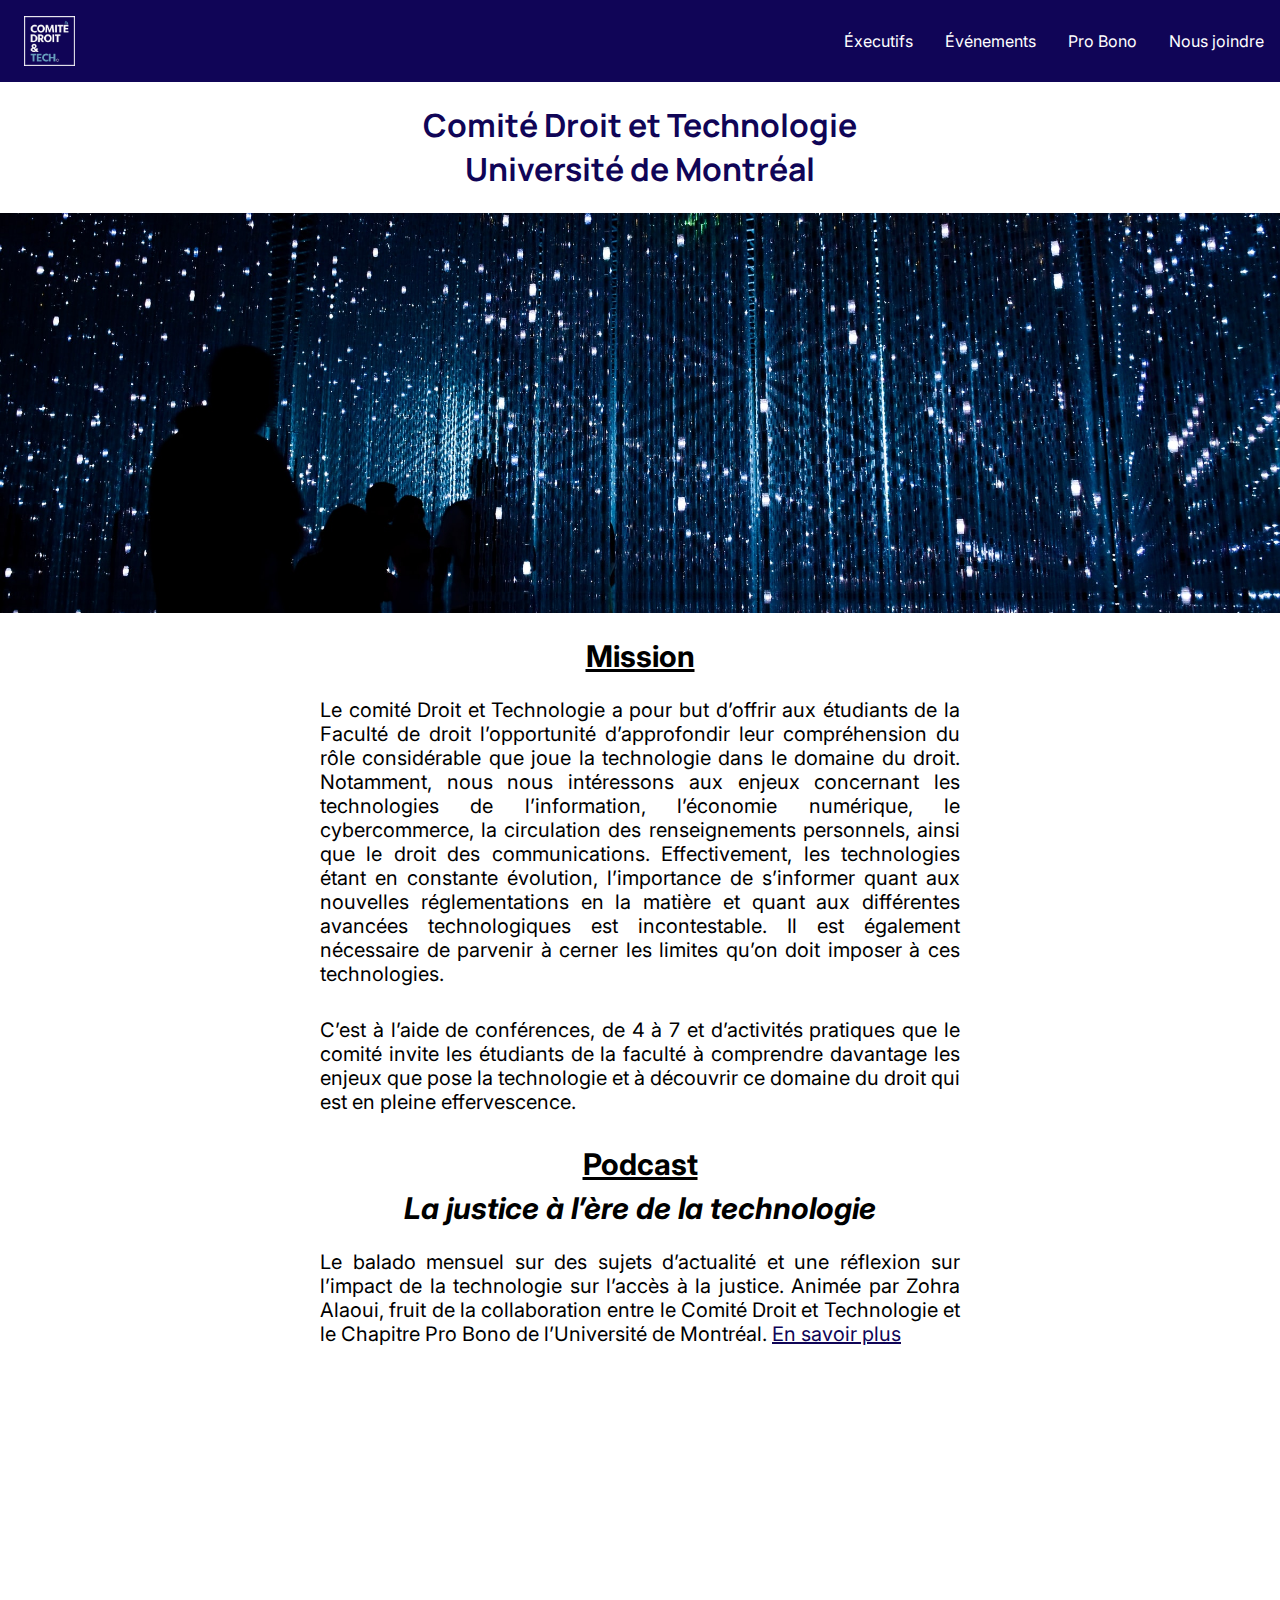
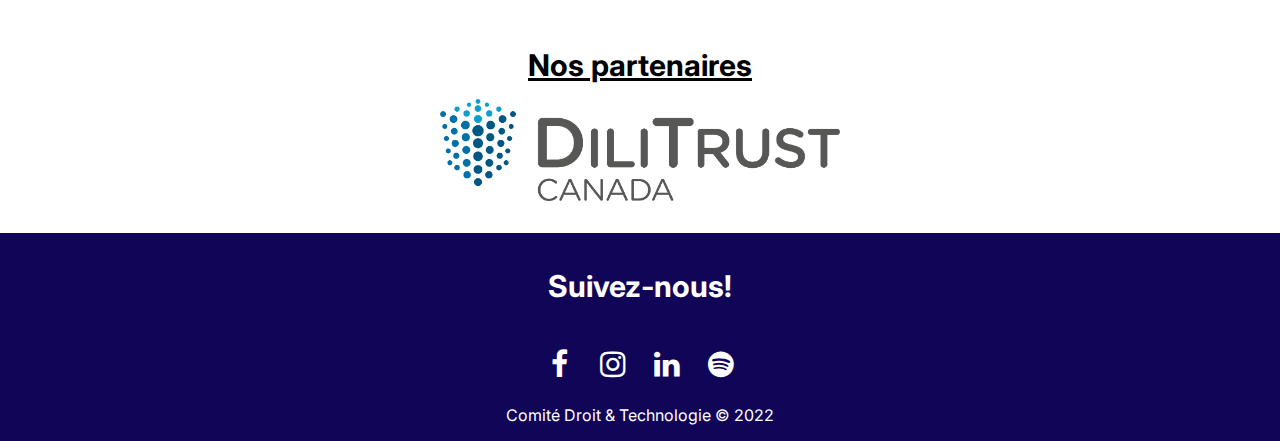
<file: index.html>
<!DOCTYPE html>
<html lang="en">
  <link rel="preconnect" href="https://fonts.googleapis.com">
  <link rel="preconnect" href="https://fonts.gstatic.com" crossorigin>
  <link href="https://fonts.googleapis.com/css2?family=Manrope:wght@800&display=swap" rel="stylesheet">  
<head>
    <meta charset="UTF-8" />
    <meta http-equiv="X-UA-Compatible" content="IE=edge" />
    <meta name="viewport" content="width=device-width, initial-scale=1.0" />
    <title>Droit &amp; Tech : Mission</title>
    <link rel="apple-touch-icon" sizes="180x180" href="favicon_io/apple-touch-icon.png">
    <link rel="icon" type="image/png" sizes="32x32" href="favicon_io/favicon-32x32.png">
    <link rel="icon" type="image/png" sizes="16x16" href="favicon_io/favicon-16x16.png">
    <!-- <link rel="manifest" href="favicon_io/site.webmanifest"> -->
    <link rel="preconnect" href="https://fonts.googleapis.com">
<link rel="preconnect" href="https://fonts.gstatic.com" crossorigin>
<link href="https://fonts.googleapis.com/css2?family=Inter&display=swap" rel="stylesheet">
  </head>
  <body>
    <link rel="stylesheet" href="nav.css" />
    <script src="script.js" defer></script>

    <nav class="navbar">
      <!-- navigation bar -->
      <div class="brandname">
        <a class="logo" href="#"><img src="images/border.jpg" alt="logo"> </a>
      </div>
      <a href="#" class="toggle">
        <span class="bar"></span>
        <span class="bar"></span>
        <span class="bar"></span>
      </a>
      <div class="links">
      <ul>
        <li><a href="execs.html">Éxecutifs</a></li>
        <li><a href="events.html">Événements</a></li>
        <li><a href="podcast.html">Pro Bono</a></li>
        
        <li><a href="mailto:droit.tech.udem@gmail.com">Nous joindre</a></li>
      </div>
      </ul>
    </div>
    </nav>

    <!-- <img class="pic" src="images/back.jpg" alt=""> -->

    <div class="title">
      <h1 >Comité Droit et Technologie <br> Université de Montréal</h1> </div>
      <div class="pic"></div>
      <div class="about" id="mission">
      <link rel="stylesheet" href="mission.css">
        <h2 >Mission</h2>
      <p>
Le comité Droit et Technologie a pour but d’offrir aux étudiants de la Faculté de droit l’opportunité d’approfondir leur compréhension du rôle considérable que joue la technologie dans le domaine du droit. Notamment, nous nous intéressons aux enjeux concernant les technologies de l’information, l’économie numérique, le cybercommerce, la circulation des renseignements personnels, ainsi que le droit des communications. Effectivement, les technologies étant en constante évolution, l’importance de s’informer quant aux nouvelles réglementations en la matière et quant aux différentes avancées technologiques est incontestable. Il est également nécessaire de parvenir à cerner les limites qu’on doit imposer à ces technologies. 
</p><p>
C’est à l’aide de conférences, de 4 à 7 et d’activités pratiques que le comité invite les étudiants de la faculté à comprendre davantage les enjeux que pose la technologie et à découvrir ce domaine du droit qui est en pleine effervescence.     
   </p> </div>
    <div class="podcast" id="pmain">
      <h2 class="pmain">Podcast</h2>
        <h2 class="italic">La justice à l’ère de la technologie </h2>
    <p>
      Le balado mensuel sur des sujets d’actualité et une réflexion sur l’impact de la technologie sur l’accès à la justice. Animée par Zohra Alaoui, fruit de la collaboration entre le Comité Droit et Technologie et le Chapitre Pro Bono de l’Université de Montréal. <a class="plus" href="podcast.html">En savoir plus</a></p> 
    </div>
      </div>
<div class="spotify"><iframe style="border-radius:12px" src="https://open.spotify.com/embed/episode/6T9RdwvQVz8DnTYKyZsezv?utm_source=generator" width="100%" height="152" frameBorder="0" allowfullscreen="" allow="autoplay; clipboard-write; encrypted-media; fullscreen; picture-in-picture"></iframe></div> 
      <!-- nos partenaires  -->
      <div>
        <div class="podcast" id="pmain">
        <h2 class="pmain">Nos partenaires</h2></div>
        <link rel="stylesheet" href="main3.css">
      <a href="https://www.dilitrust.com/fr_CA/"><img class = "center" src="images/dilitrust1.png" alt="Dilitrust"></a>
<footer> 
    <h2 class="follow">Suivez-nous!</h2>
    <link rel="stylesheet" href="https://cdnjs.cloudflare.com/ajax/libs/font-awesome/4.7.0/css/font-awesome.min.css">
    <link rel="stylesheet" href="main3.css">
    <a href="https://www.facebook.com/droittechno/" class="fa fa-facebook"></a>
    <a href="https://www.instagram.com/droit.techno.udem/" class="fa fa-instagram"></a>
    <a href="https://www.linkedin.com/company/comite-droit-technologie/" class="fa fa-linkedin"></a>
    <a href="https://open.spotify.com/show/157LDlisiQb7MdoLC1qW12?si=ad6e5fc165614a33" class="fa fa-spotify"></a>
    <p class="copy">Comité Droit &amp; Technologie &copy; 2022 </p> 
</footer>
    </body>
</html>
</file>
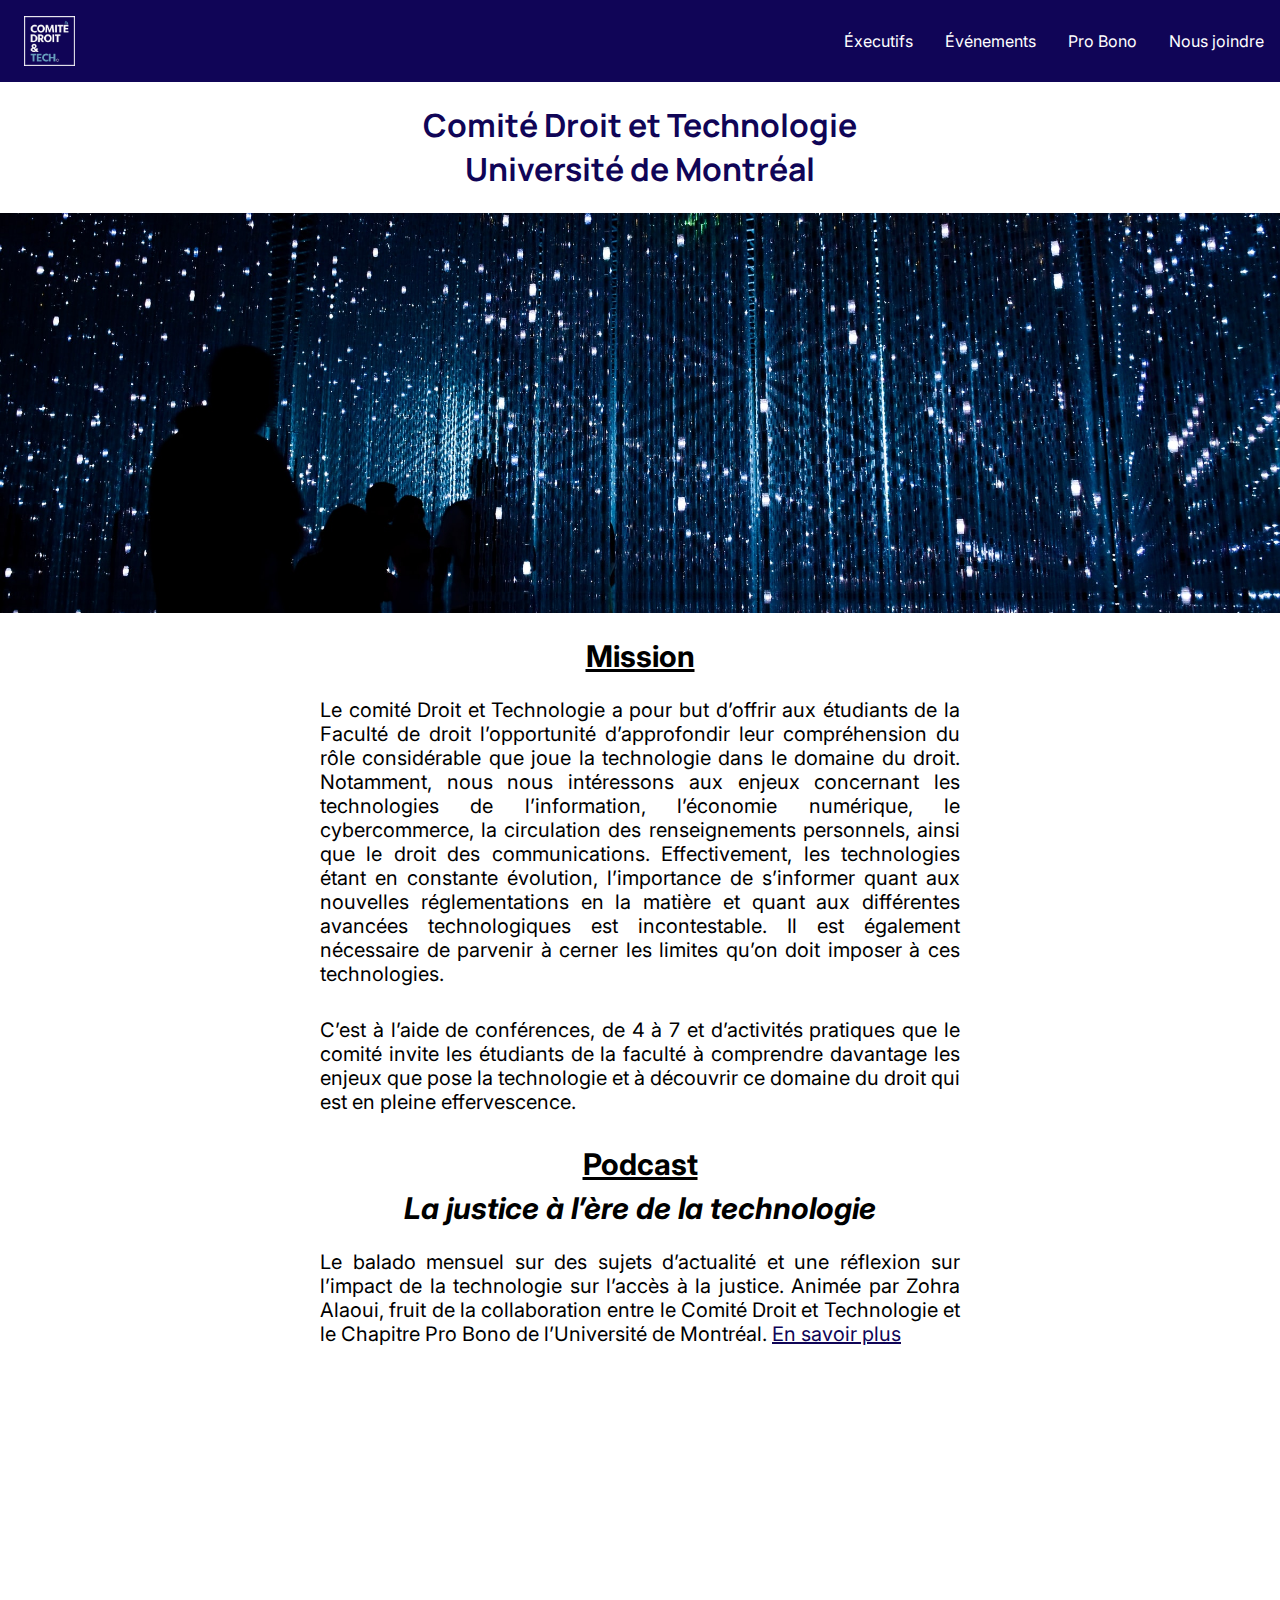
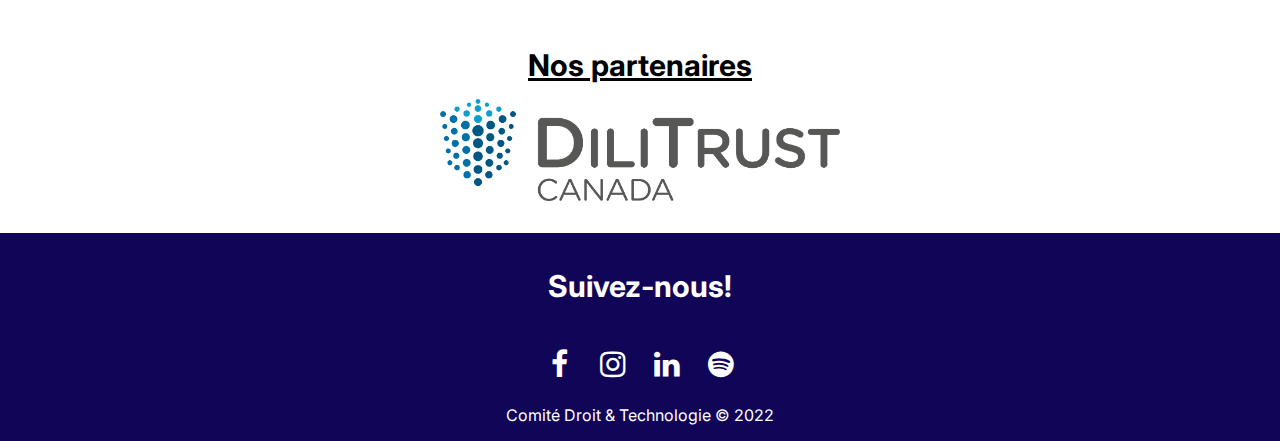
<file: src/index.html>
<!DOCTYPE html>
<html lang="en">
  <head>
    <meta charset="UTF-8" />
    <meta http-equiv="X-UA-Compatible" content="IE=edge" />
    <meta name="viewport" content="width=device-width, initial-scale=1.0" />
    <title>Droit &amp; Tech : Mission</title>

    <!-- Favicon -->
    <link
      rel="apple-touch-icon"
      sizes="180x180"
      href="./assets/favicon_io/apple-touch-icon.png"
    />
    <link
      rel="icon"
      type="image/png"
      sizes="32x32"
      href="./assets/favicon_io/favicon-32x32.png"
    />
    <link
      rel="icon"
      type="image/png"
      sizes="16x16"
      href="./assets/favicon_io/favicon-16x16.png"
    />

    <!-- Fonts -->
    <link rel="preconnect" href="https://fonts.googleapis.com" />
    <link rel="preconnect" href="https://fonts.gstatic.com" crossorigin />
    <link
      href="https://fonts.googleapis.com/css2?family=Manrope:wght@800&display=swap"
      rel="stylesheet"
    />
    <link
      href="https://fonts.googleapis.com/css2?family=Inter&display=swap"
      rel="stylesheet"
    />

    <!-- Stylesheets -->
    <link rel="stylesheet" href="./assets/style.css" />
    <link
      rel="stylesheet"
      href="https://cdnjs.cloudflare.com/ajax/libs/font-awesome/4.7.0/css/font-awesome.min.css"
    />
  </head>

  <body>
    <script src="script.js" defer></script>

    <nav class="navbar">
      <div class="brandname">
        <a class="logo" href="#"
          ><img src="./assets/images/border.jpg" alt="logo" />
        </a>
      </div>
      <a href="#" class="toggle">
        <span class="bar"></span>
        <span class="bar"></span>
        <span class="bar"></span>
      </a>
      <div class="links">
        <ul>
          <li><a href="execs.html">Éxecutifs</a></li>
          <li><a href="events.html">Événements</a></li>
          <li><a href="podcast.html">Pro Bono</a></li>
          <li><a href="mailto:droit.tech.udem@gmail.com">Nous joindre</a></li>
        </ul>
      </div>
    </nav>

    <div class="title">
      <h1>
        Comité Droit et Technologie <br />
        Université de Montréal
      </h1>
    </div>
    <div class="pic"></div>
    <div class="about" id="mission">
      <h2>Mission</h2>
      <p>
        Le comité Droit et Technologie a pour but d’offrir aux étudiants de la
        Faculté de droit l’opportunité d’approfondir leur compréhension du rôle
        considérable que joue la technologie dans le domaine du droit.
        Notamment, nous nous intéressons aux enjeux concernant les technologies
        de l’information, l’économie numérique, le cybercommerce, la circulation
        des renseignements personnels, ainsi que le droit des communications.
        Effectivement, les technologies étant en constante évolution,
        l’importance de s’informer quant aux nouvelles réglementations en la
        matière et quant aux différentes avancées technologiques est
        incontestable. Il est également nécessaire de parvenir à cerner les
        limites qu’on doit imposer à ces technologies.
      </p>
      <p>
        C’est à l’aide de conférences, de 4 à 7 et d’activités pratiques que le
        comité invite les étudiants de la faculté à comprendre davantage les
        enjeux que pose la technologie et à découvrir ce domaine du droit qui
        est en pleine effervescence.
      </p>
    </div>

    <div class="podcast" id="pmain">
      <h2 class="pmain">Podcast</h2>
      <h2 class="italic">La justice à l’ère de la technologie</h2>
      <p>
        Le balado mensuel sur des sujets d’actualité et une réflexion sur
        l’impact de la technologie sur l’accès à la justice. Animée par Zohra
        Alaoui, fruit de la collaboration entre le Comité Droit et Technologie
        et le Chapitre Pro Bono de l’Université de Montréal.
        <a class="plus" href="podcast.html">En savoir plus</a>
      </p>
    </div>

    <div class="spotify">
      <iframe
        style="border-radius: 12px"
        src="https://open.spotify.com/embed/episode/6T9RdwvQVz8DnTYKyZsezv?utm_source=generator"
        width="100%"
        height="152"
        frameborder="0"
        allowfullscreen=""
        allow="autoplay; clipboard-write; encrypted-media; fullscreen; picture-in-picture"
      ></iframe>
    </div>

    <div class="podcast" id="pmain">
      <h2 class="pmain">Nos partenaires</h2>
    </div>
    <a href="https://www.dilitrust.com/fr_CA/"
      ><img class="center" src="./assets/images/dilitrust1.png" alt="Dilitrust"
    /></a>

    <!-- Footer  -->
    <footer>
      <h2 class="follow">Suivez-nous!</h2>
      <link
        rel="stylesheet"
        href="https://cdnjs.cloudflare.com/ajax/libs/font-awesome/4.7.0/css/font-awesome.min.css"
      />
      <a
        href="https://www.facebook.com/droittechno/"
        class="fa fa-facebook"
      ></a>
      <a
        href="https://www.instagram.com/droit.techno.udem/"
        class="fa fa-instagram"
      ></a>
      <a
        href="https://www.linkedin.com/company/comite-droit-technologie/"
        class="fa fa-linkedin"
      ></a>
      <a
        href="https://open.spotify.com/show/157LDlisiQb7MdoLC1qW12?si=ad6e5fc165614a33"
        class="fa fa-spotify"
      ></a>
      <p class="copy">Comité Droit &amp; Technologie &copy; 2022</p>
    </footer>
  </body>
</html>
</file>
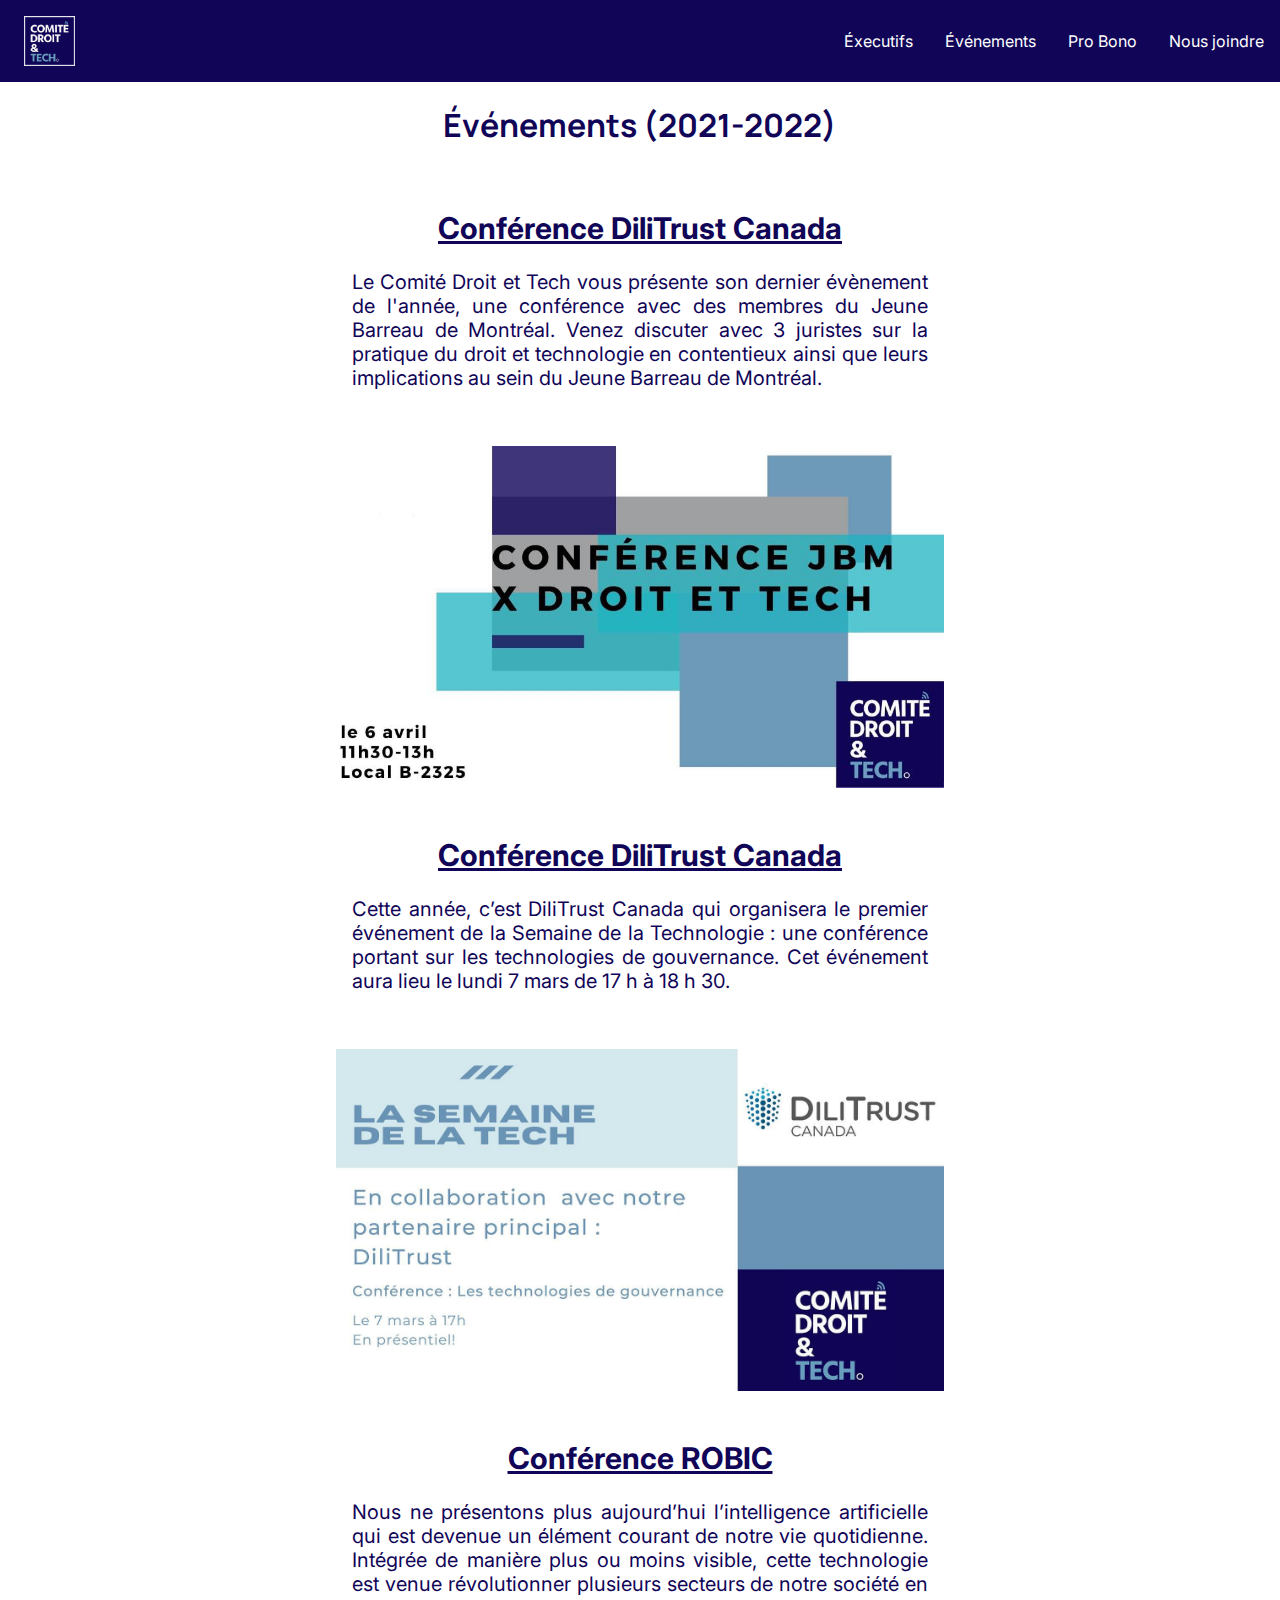
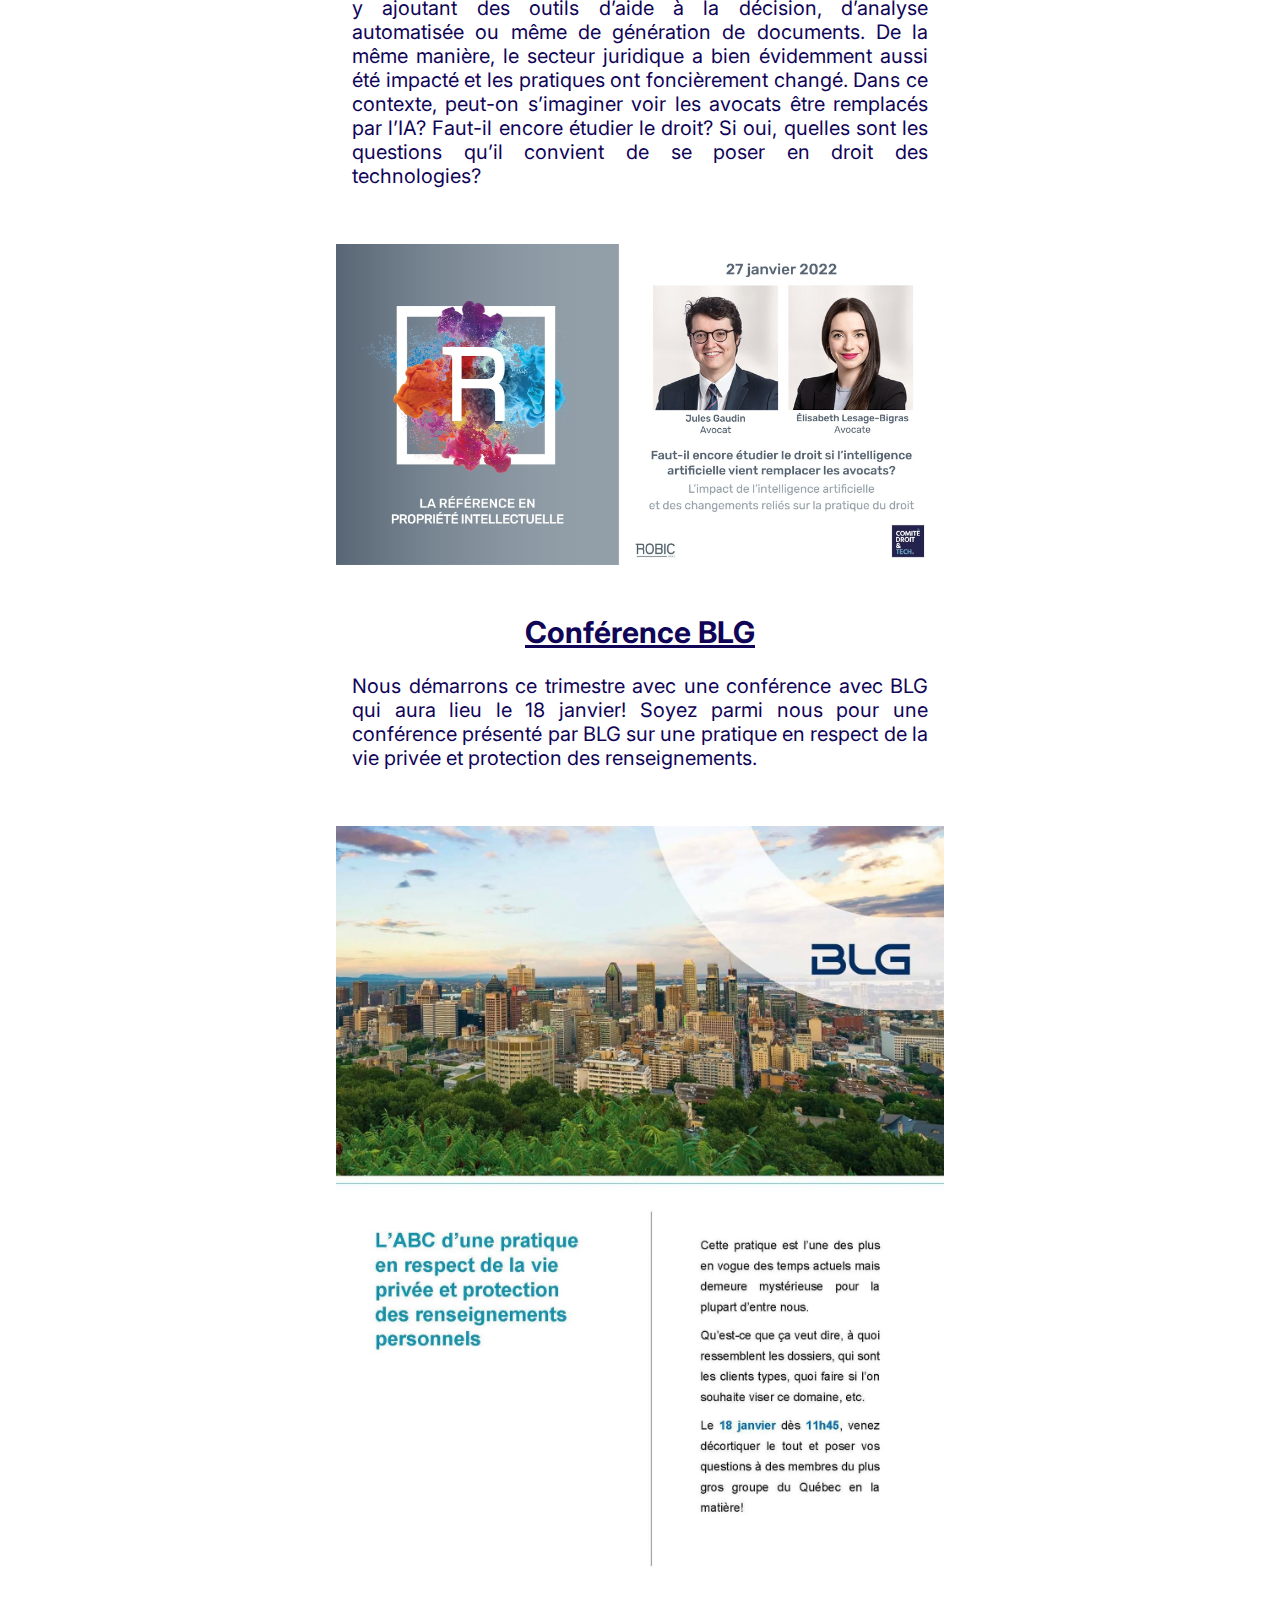
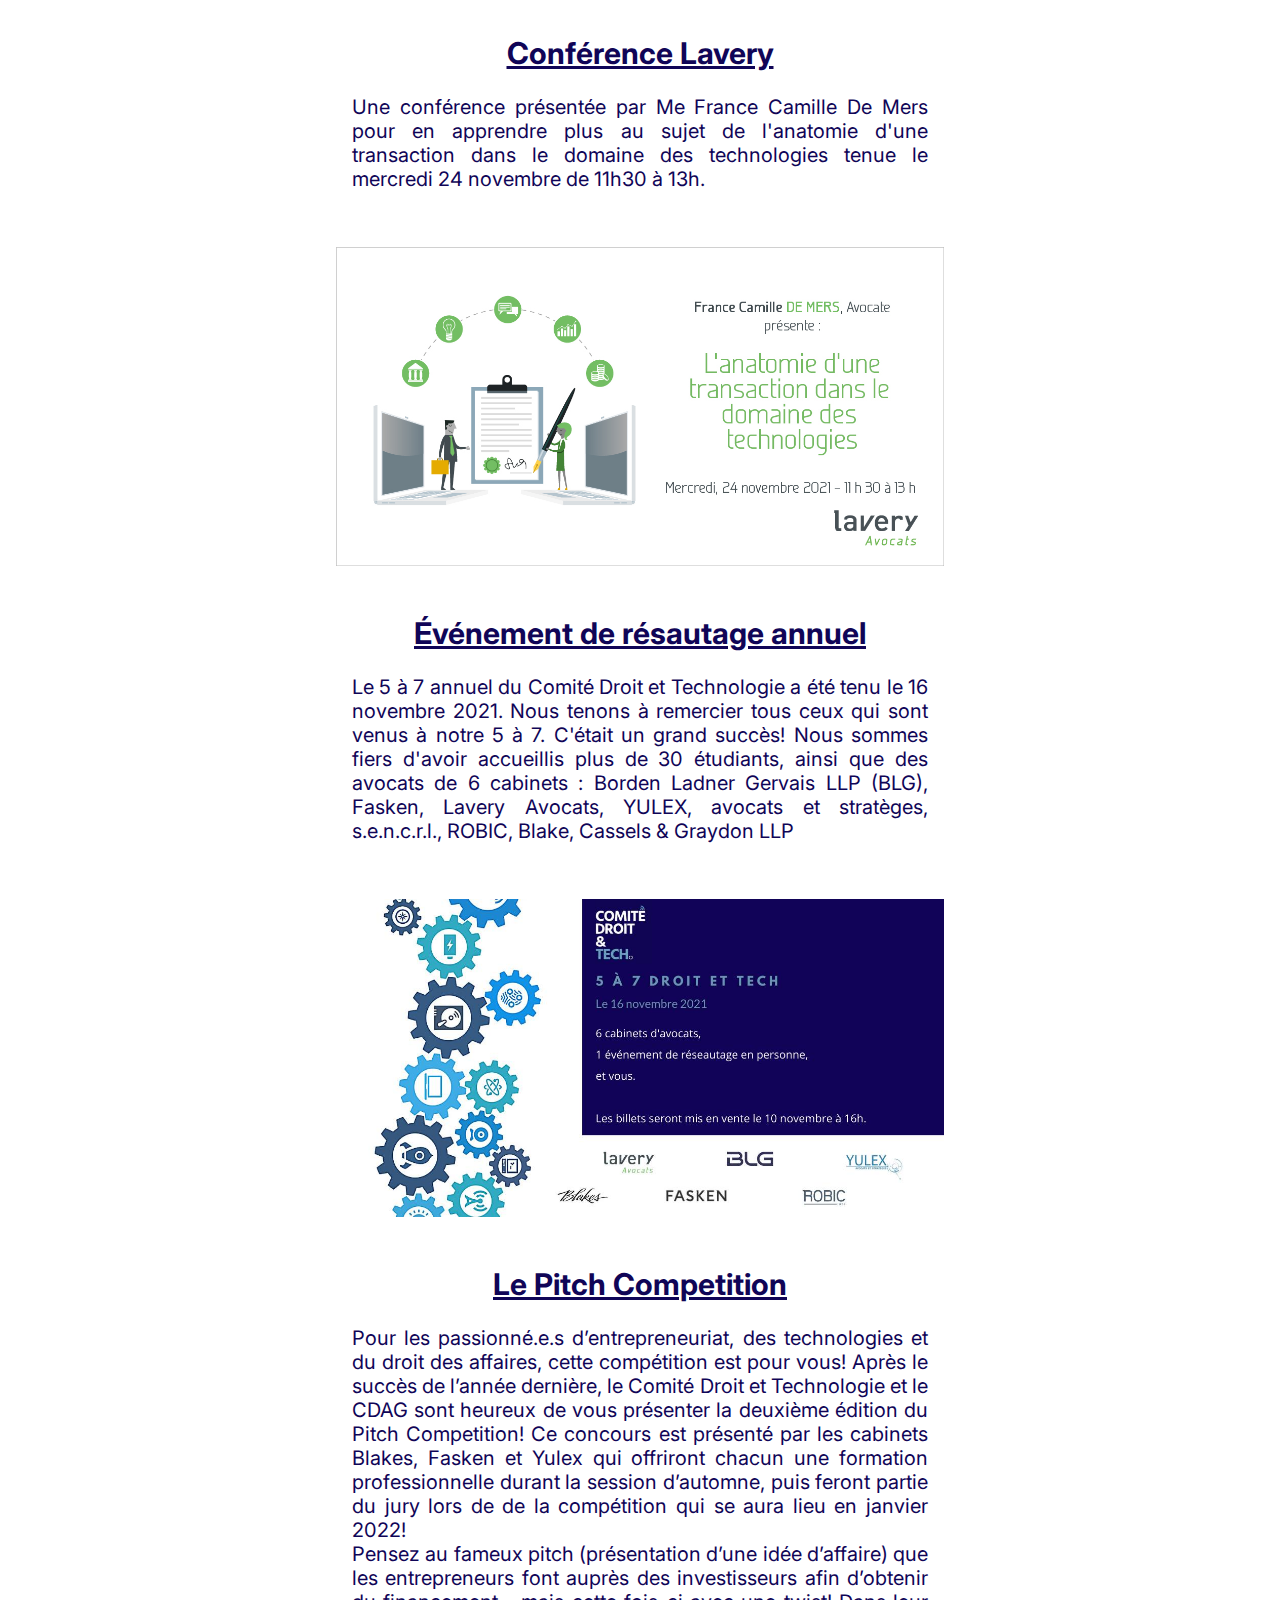
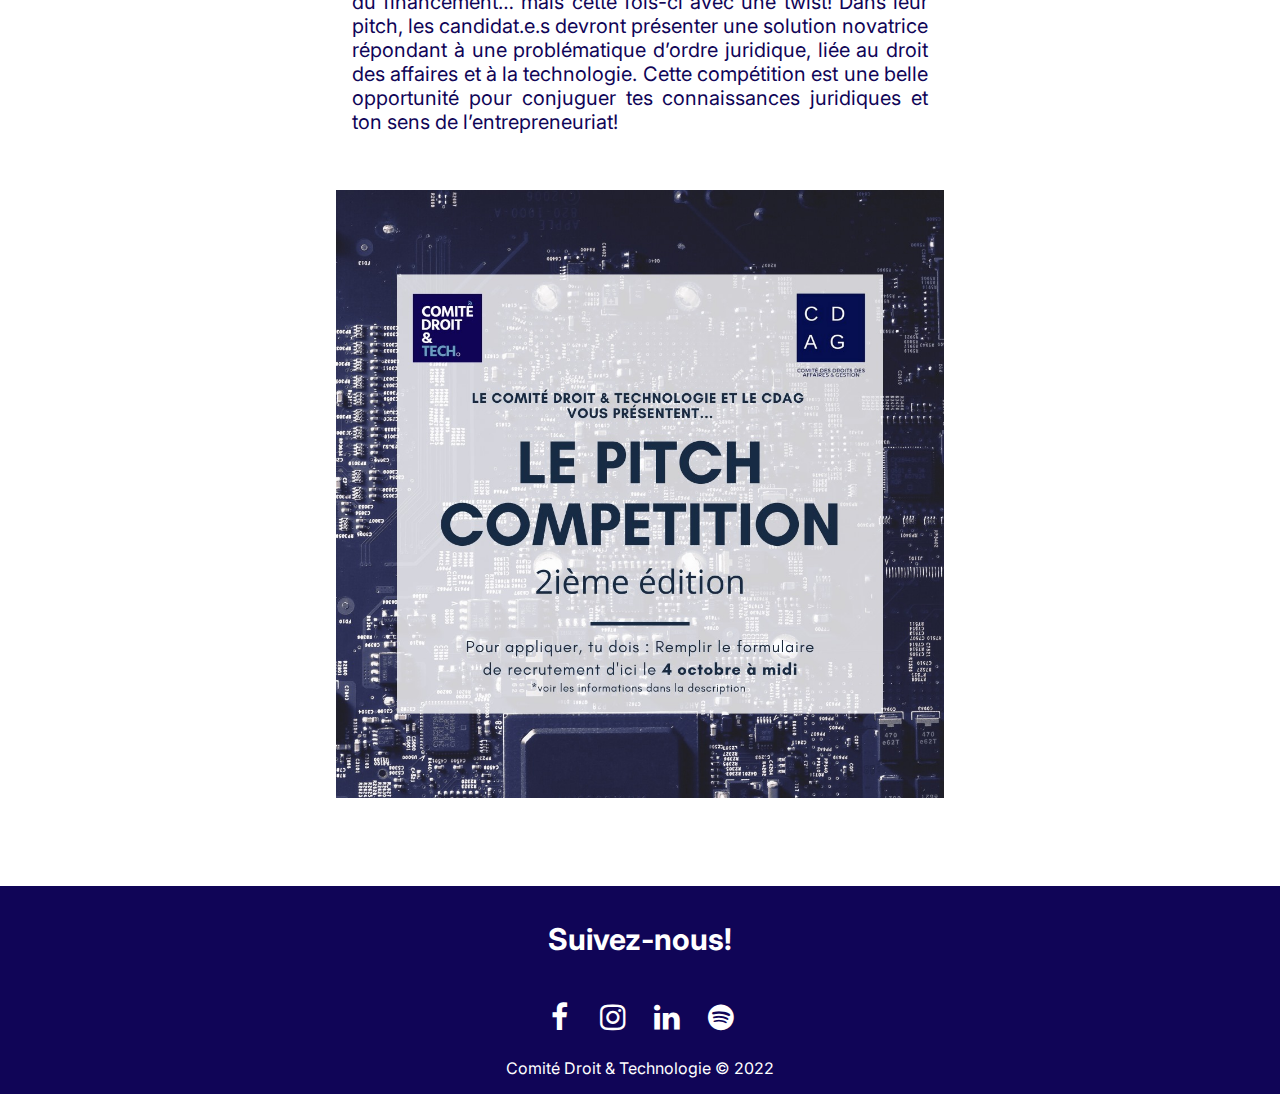
<file: events.html>
<!DOCTYPE html>
<html lang="en">
  <link rel="preconnect" href="https://fonts.googleapis.com">
  <link rel="preconnect" href="https://fonts.gstatic.com" crossorigin>
  <link href="https://fonts.googleapis.com/css2?family=Manrope:wght@800&display=swap" rel="stylesheet">  
<head>
    <meta charset="UTF-8" />
    <meta http-equiv="X-UA-Compatible" content="IE=edge" />
    <meta name="viewport" content="width=device-width, initial-scale=1.0" />
    <title>Droit &amp; Tech : Événements </title> <!--change title***-->
    <link rel="shortcut icon" type="image/x-icon" href="favicon_io/favicon.ico" />
    <link rel="preconnect" href="https://fonts.googleapis.com">
<link rel="preconnect" href="https://fonts.gstatic.com" crossorigin>
<link href="https://fonts.googleapis.com/css2?family=Inter&display=swap" rel="stylesheet">
<link rel="stylesheet" href="podcast.css">
  </head>
  <body>
    <link rel="stylesheet" href="nav.css" />
    <script src="script.js" defer></script>

    <nav class="navbar">
      <!-- navigation bar -->
      <div class="brandname">
        <a href="index.html"><img src="images/border.jpg" alt="logo"> </a>
      </div>
      <a href="#" class="toggle">
        <span class="bar"></span>
        <span class="bar"></span>
        <span class="bar"></span>
      </a>
      <div class="links">
        <ul>
          <li><a href="execs.html">Éxecutifs</a></li>
          <li><a href="events.html">Événements</a></li>
          <li><a href="podcast.html">Pro Bono</a></li>
          <li><a href="mailto:droit.tech.udem@gmail.com">Nous joindre</a></li>
        </div>
      </ul>
    </div>
    </nav>

<!-- ig posts -->
<link rel="stylesheet" href="events.css">
<link rel="stylesheet" href="mission.css">
<link rel="stylesheet" href="main3.css">
    <div class="title">
      <h1 >Événements (2021-2022)</h1> </div>
      <div class="lists">
        <!-- Jeune Barreau -->
        <div class="about title"><h2>Conférence DiliTrust Canada</h2>
          <p>
            Le Comité Droit et Tech vous présente son dernier évènement de l'année, une conférence avec des membres du Jeune Barreau de Montréal.
            Venez discuter avec 3 juristes sur la pratique du droit et technologie en contentieux ainsi que leurs implications au sein du Jeune Barreau de Montréal.
          </p>  
          </div>
          <img class = "pic3" src="images/jeune barreau.jpeg" alt="jeune barreau">
          <!-- Dilitrust -->
        <div class="about title"><h2>Conférence DiliTrust Canada</h2>
          <p>
            Cette année, c’est DiliTrust Canada qui organisera le premier événement de la Semaine de la Technologie : une conférence portant sur les technologies de gouvernance. Cet événement aura lieu le lundi 7 mars de 17 h à 18 h 30.
          </p>  
          </div>
          <img class = "pic3" src="images/semaine.jpeg" alt="Dilitrust"> 
        
        <!-- Conférence Robic -->
        <div class="about title"><h2>Conférence ROBIC</h2>
        <p>Nous ne présentons plus aujourd’hui l’intelligence artificielle qui est devenue un élément courant de notre vie quotidienne. Intégrée de manière plus ou moins visible, cette technologie est venue révolutionner plusieurs secteurs de notre société en y ajoutant des outils d’aide à la décision, d’analyse automatisée ou même de génération de documents. De la même manière, le secteur juridique a bien évidemment aussi été impacté et les pratiques ont foncièrement changé. Dans ce contexte, peut-on s’imaginer voir les avocats être remplacés par l’IA? Faut-il encore étudier le droit? Si oui, quelles sont les questions qu’il convient de se poser en droit des technologies?</p>  
        </div>
<img class = "pic3" src="images/robic.jpeg" alt="robic poseter"> 
    
<!-- Conférence BLG -->
<div class="about title"><h2>Conférence BLG</h2>
  <p> Nous démarrons ce trimestre avec une conférence avec BLG qui aura lieu le 18 janvier! Soyez parmi nous pour une conférence présenté par BLG sur une pratique en respect de la vie privée et protection des renseignements.
  </p>
  </div>
<img class = "pic3" src="images/blg.jpeg" alt="blg"> 

    <!-- Conférence Lavery -->
<div class="about title"><h2>Conférence Lavery</h2>
  <p>Une conférence présentée par Me France Camille De Mers pour en apprendre plus au sujet de l'anatomie d'une transaction dans le domaine des technologies tenue le mercredi 24 novembre de 11h30 à 13h.</p>
  </div>
  <img class = "pic3" src="images/lavery.jpeg" alt="lavery"> 

<!-- 5à7 -->
<div class="about title"><h2>Événement de résautage annuel</h2>
<p>
  Le 5 à 7 annuel du Comité Droit et Technologie a été tenu le 16 novembre 2021. Nous tenons à remercier tous ceux qui sont venus à notre 5 à 7. C'était un grand succès! Nous sommes fiers d'avoir accueillis plus de 30 étudiants, ainsi que des avocats de 6 cabinets : Borden Ladner Gervais LLP (BLG),
  Fasken, Lavery Avocats, YULEX, avocats et stratèges, s.e.n.c.r.l., ROBIC, Blake, Cassels & Graydon LLP
</p> </div>
<img class = "pic3" src="images/5-7.jpeg" alt="5 à 7 annuelle"> 
<!-- pitch -->
<div class="about title"><h2>Le Pitch Competition</h2>
<p>
  Pour les passionné.e.s d’entrepreneuriat, des technologies et du droit des affaires, cette compétition est pour vous! Après le succès de l’année dernière, le Comité Droit et Technologie et le CDAG sont heureux de vous présenter la deuxième édition du Pitch Competition! Ce concours est présenté par les cabinets Blakes, Fasken et Yulex qui offriront chacun une formation professionnelle durant la session d’automne, puis feront partie du jury lors de de la compétition qui se aura lieu en janvier 2022! <br>
  Pensez au fameux pitch (présentation d’une idée d’affaire) que les entrepreneurs font auprès des investisseurs afin d’obtenir du financement… mais cette fois-ci avec une twist! Dans leur pitch, les candidat.e.s devront présenter une solution novatrice répondant à une problématique d’ordre juridique, liée au droit des affaires et à la technologie. Cette compétition est une belle opportunité pour conjuguer tes connaissances juridiques et ton sens de l’entrepreneuriat!
</p> </div>
<img class = "pic3" src="images/pitch.jpeg" alt="pitch"> 


</div>
  


<footer> 
  <h2 class="follow">Suivez-nous!</h2>
  <link rel="stylesheet" href="https://cdnjs.cloudflare.com/ajax/libs/font-awesome/4.7.0/css/font-awesome.min.css">
  <link rel="stylesheet" href="main3.css">
  <a href="https://www.facebook.com/droittechno/" class="fa fa-facebook"></a>
  <a href="https://www.instagram.com/droit.techno.udem/" class="fa fa-instagram"></a>
  <a href="https://www.linkedin.com/company/comite-droit-technologie/" class="fa fa-linkedin"></a>
  <a href="https://open.spotify.com/show/157LDlisiQb7MdoLC1qW12?si=ad6e5fc165614a33" class="fa fa-spotify"></a>
  <p class="copy">Comité Droit &amp; Technologie &copy; 2022 </p> 
</footer>
    </body>
</html>
</file>
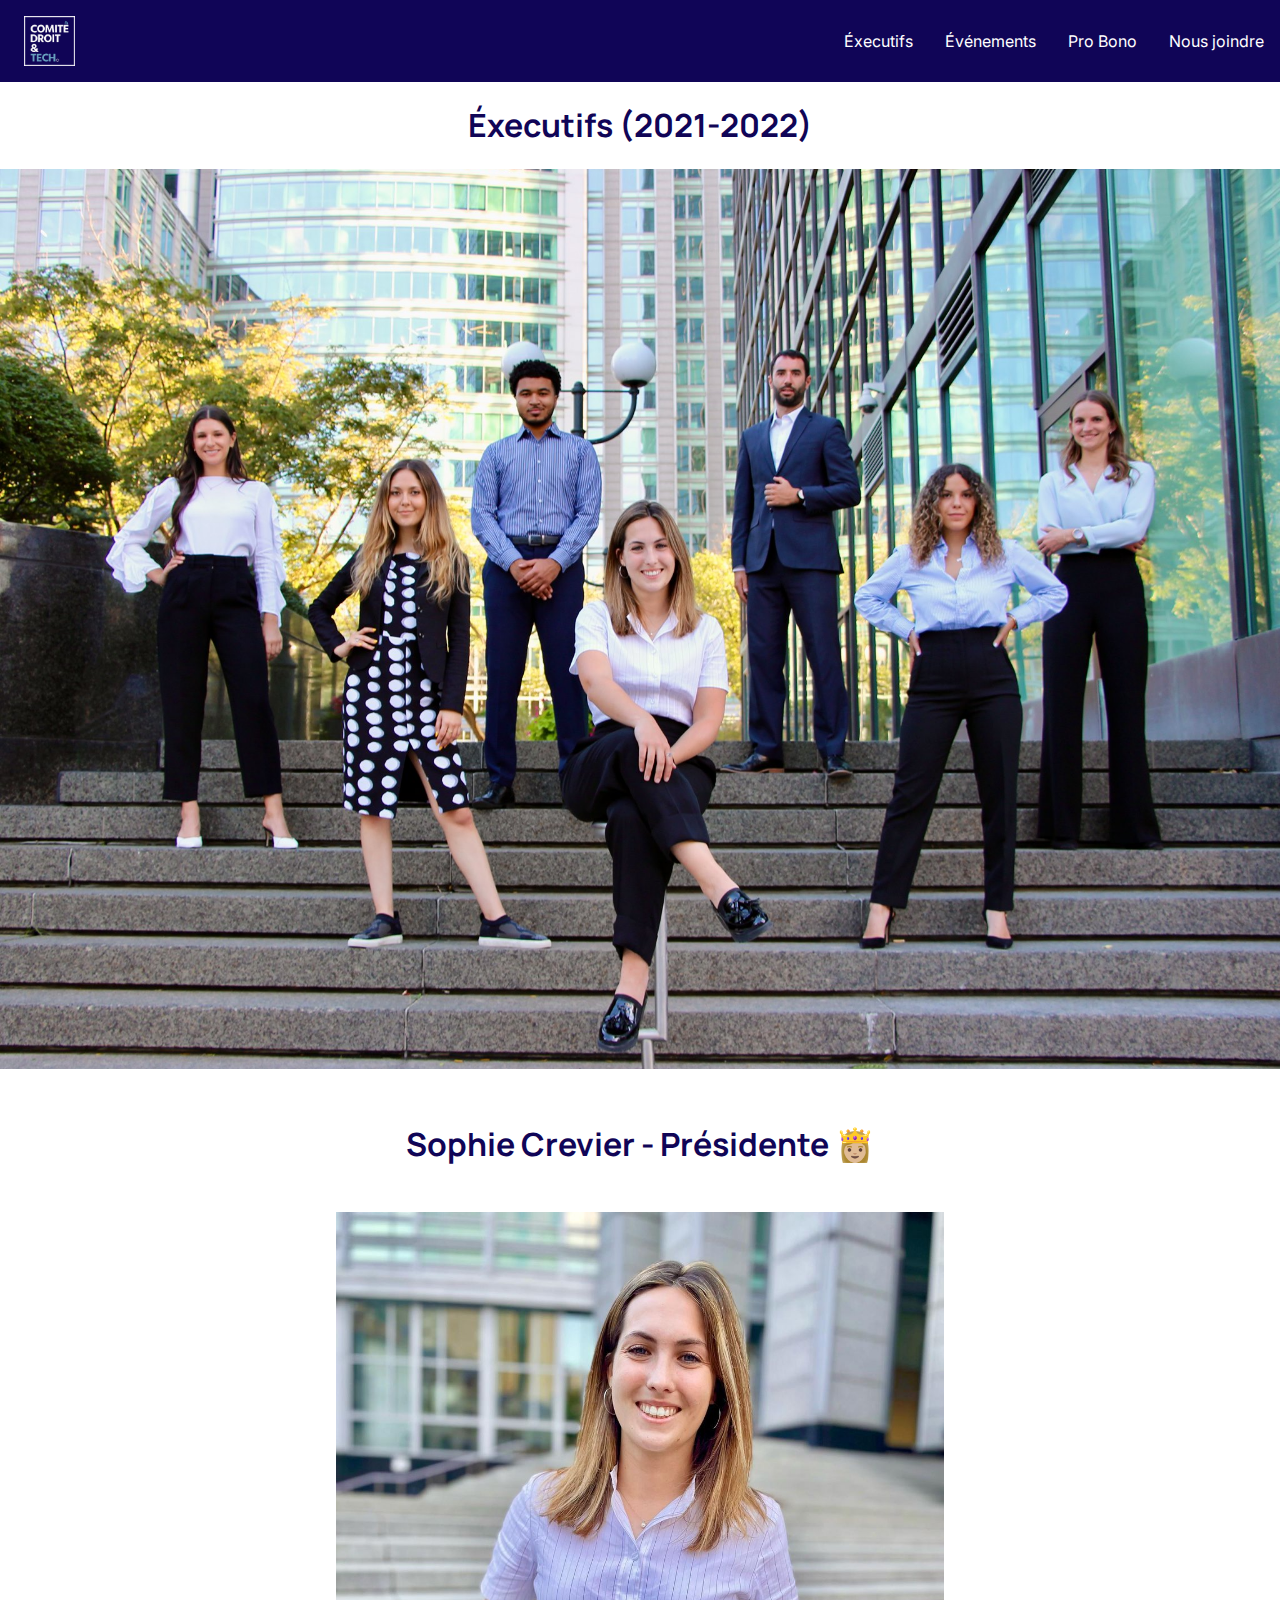
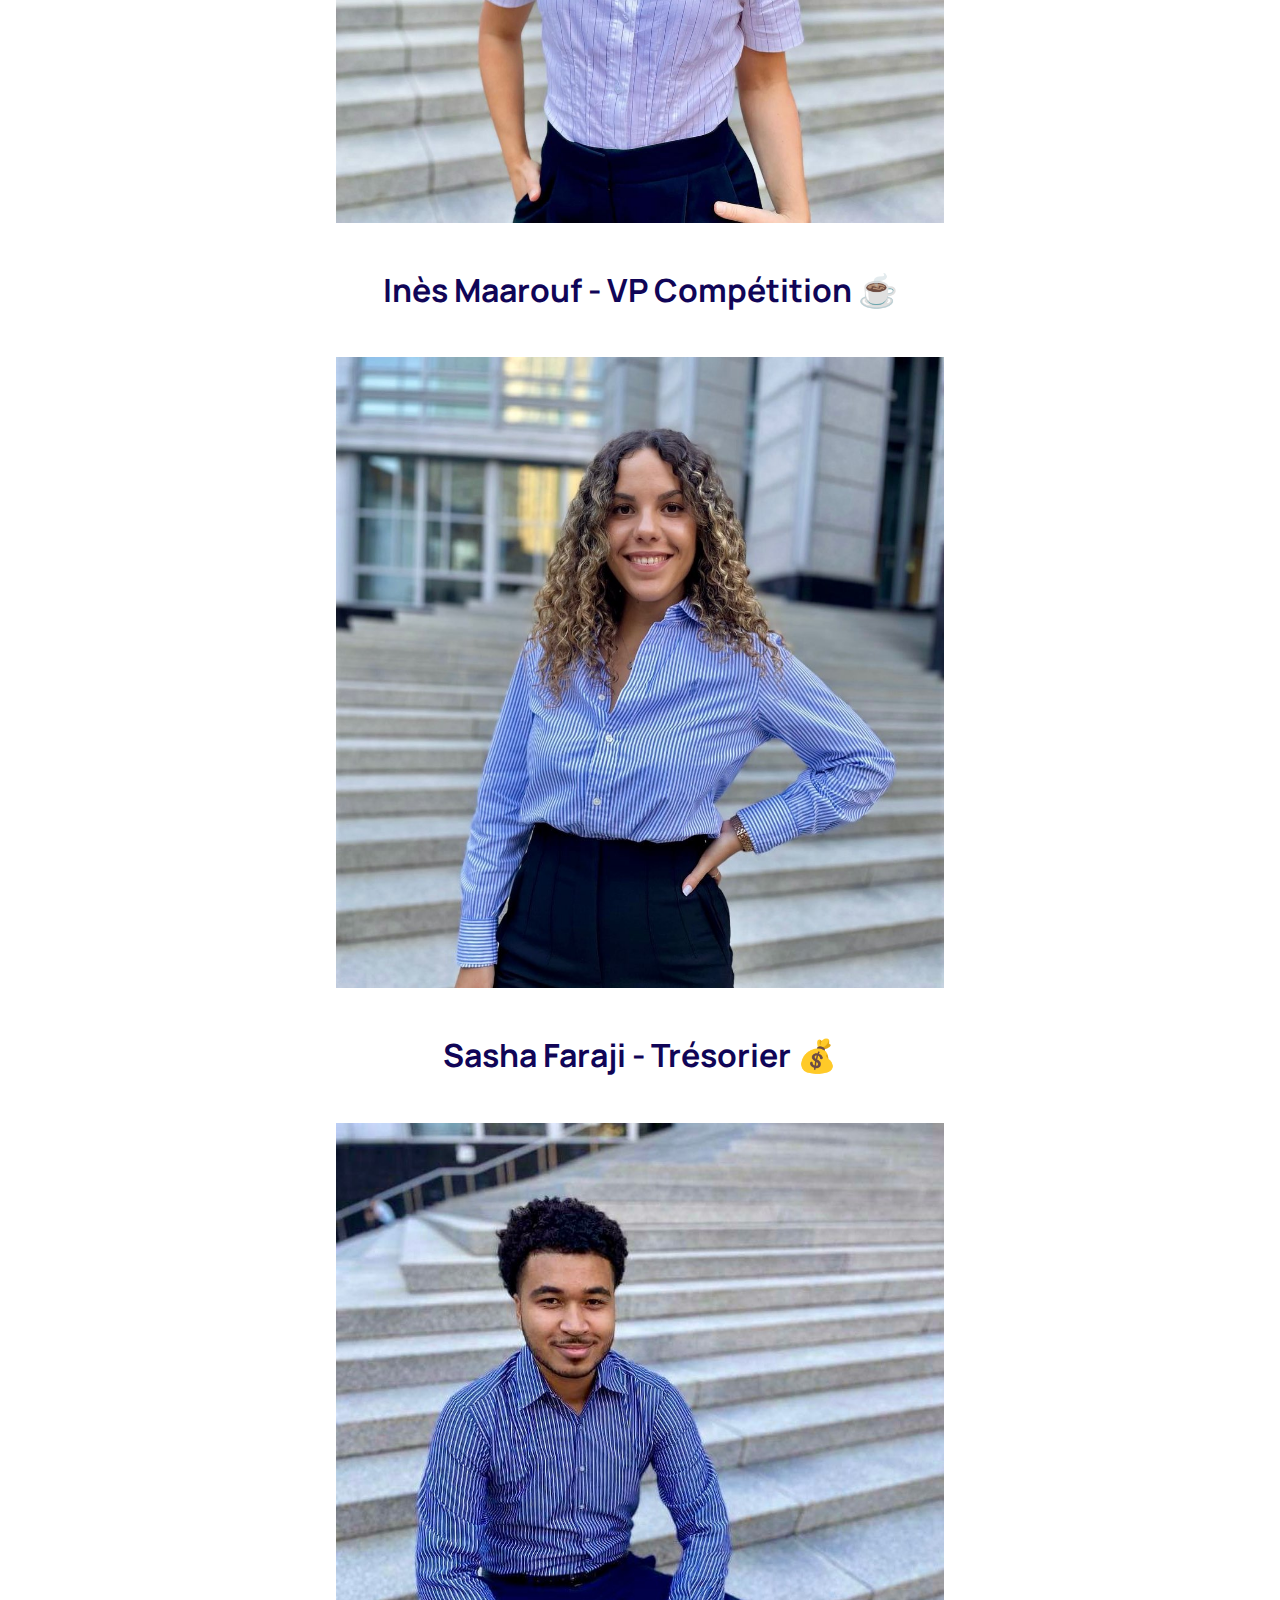
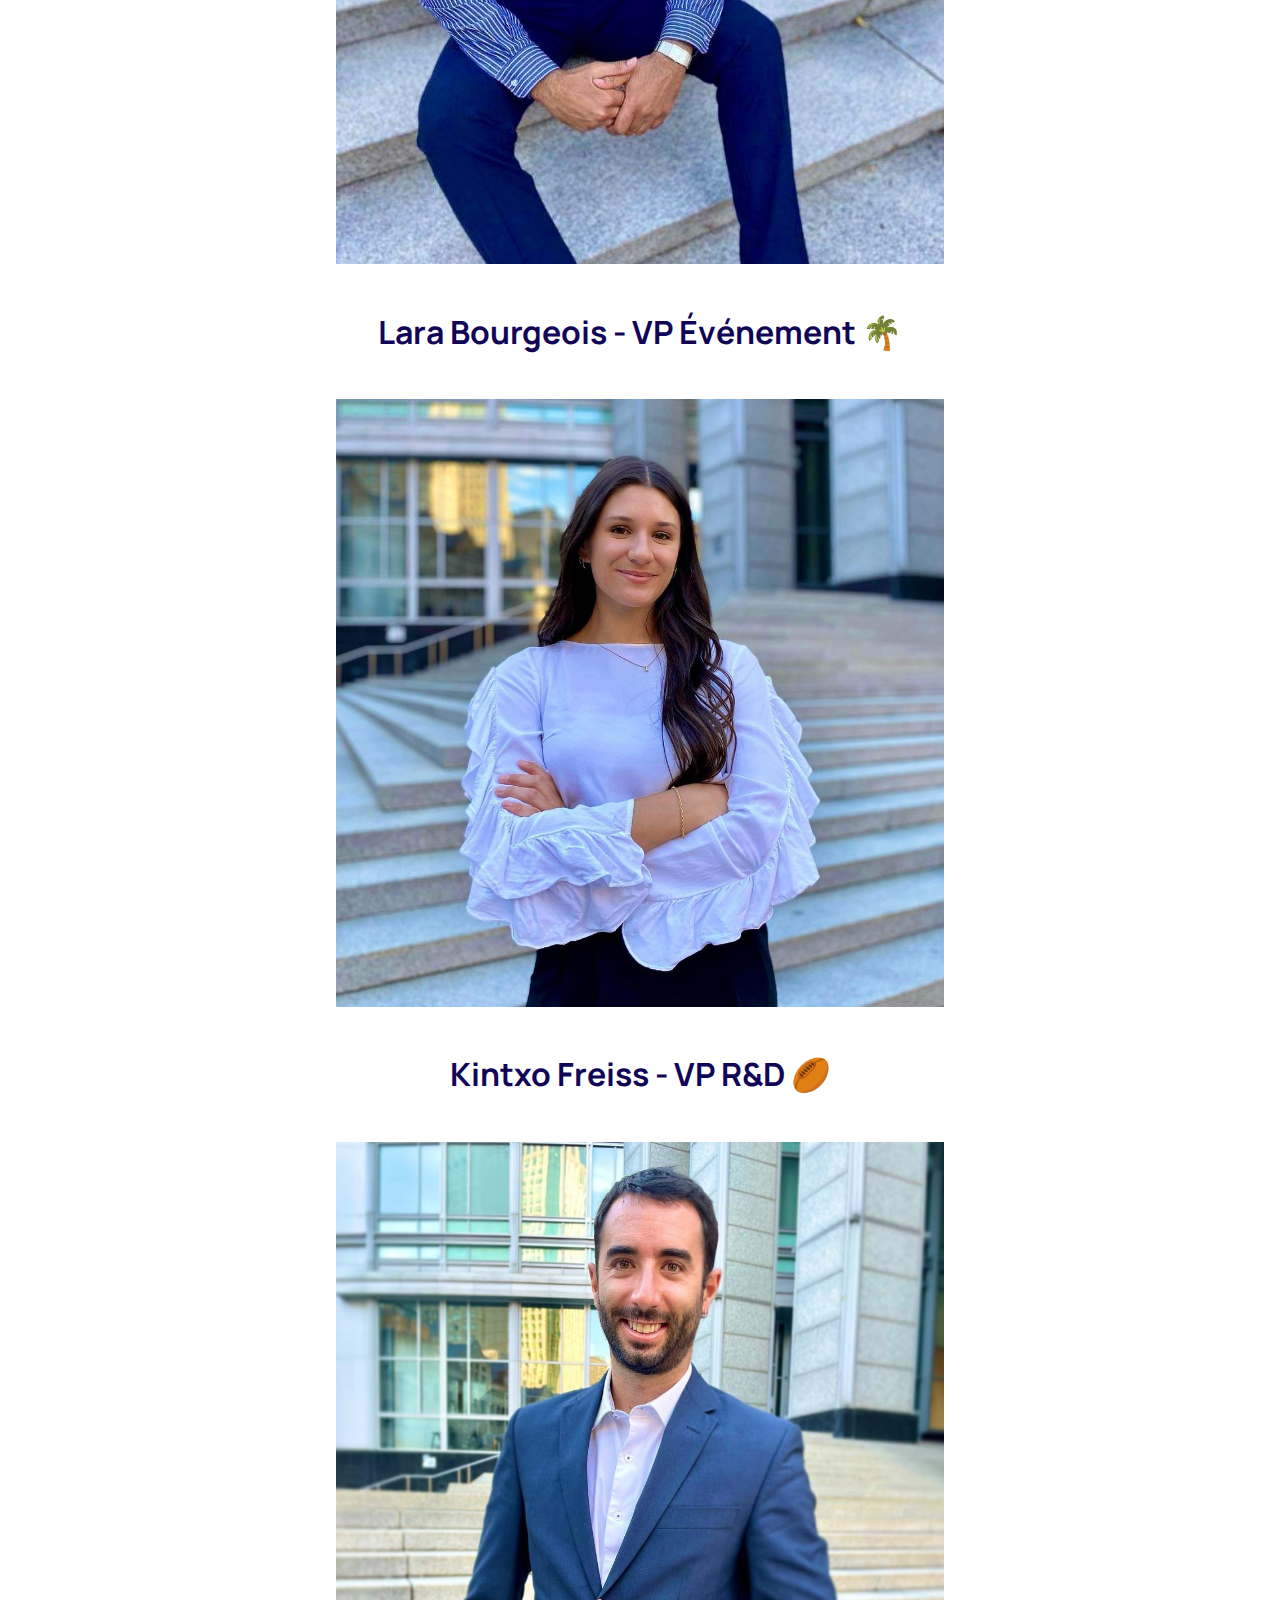
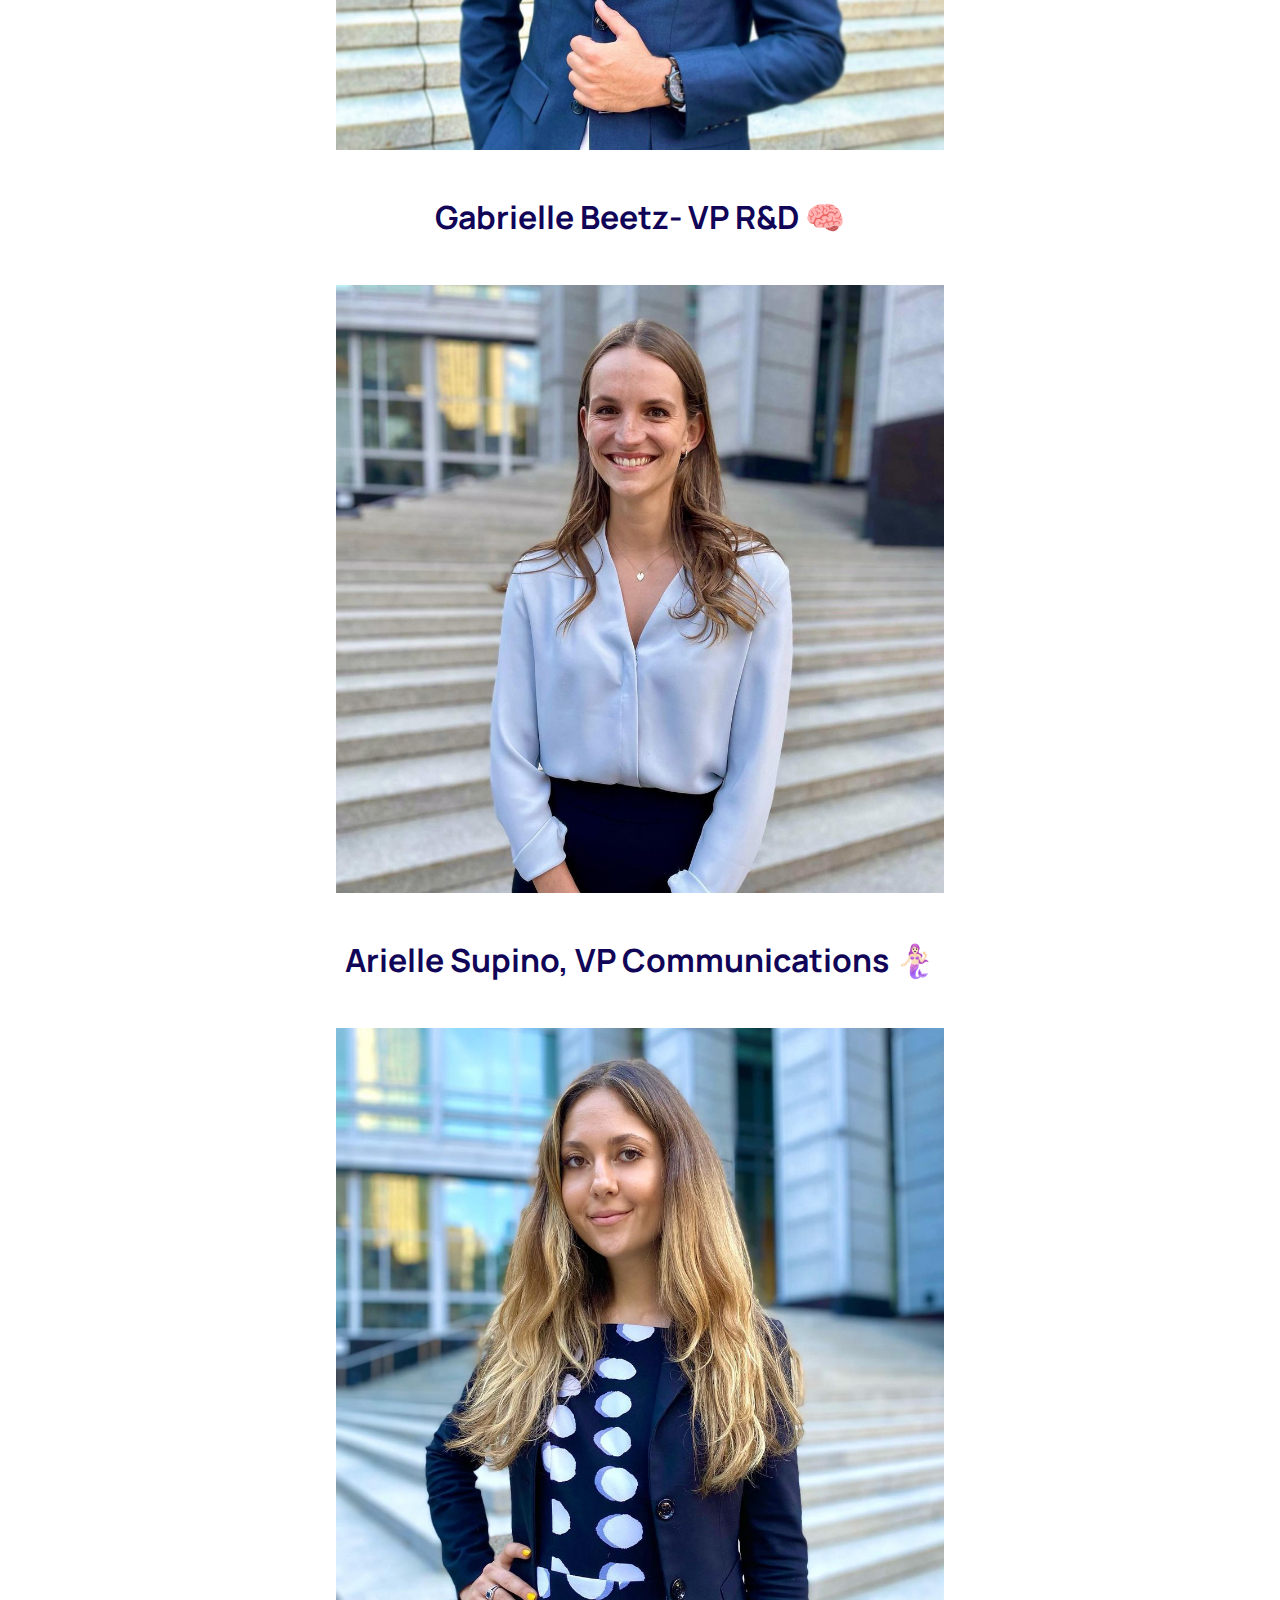
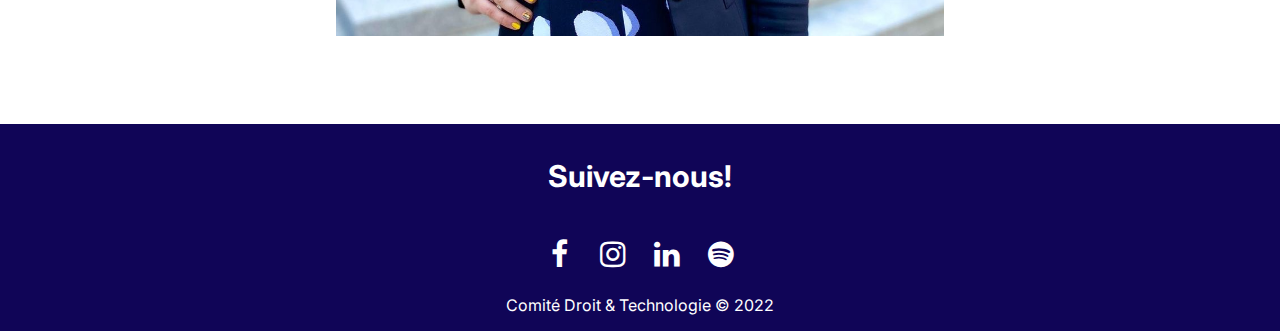
<file: execs.html>
<!DOCTYPE html>
<html lang="en">
  <link rel="preconnect" href="https://fonts.googleapis.com">
  <link rel="preconnect" href="https://fonts.gstatic.com" crossorigin>
  <link href="https://fonts.googleapis.com/css2?family=Manrope:wght@800&display=swap" rel="stylesheet">  
<head>
    <meta charset="UTF-8" />
    <meta http-equiv="X-UA-Compatible" content="IE=edge" />
    <meta name="viewport" content="width=device-width, initial-scale=1.0" />
    <title>Droit &amp; Tech : Éxecutifs </title> <!--change title***-->
    <link rel="shortcut icon" type="image/x-icon" href="favicon_io/favicon.ico" />
    <link rel="preconnect" href="https://fonts.googleapis.com">
<link rel="preconnect" href="https://fonts.gstatic.com" crossorigin>
<link href="https://fonts.googleapis.com/css2?family=Inter&display=swap" rel="stylesheet">
<link rel="stylesheet" href="podcast.css">
  </head>
  <body>
    <link rel="stylesheet" href="nav.css" />
    <script src="script.js" defer></script>

    <nav class="navbar">
      <!-- navigation bar -->
      <div class="brandname">
        <a href="index.html"><img src="images/border.jpg" alt="logo"> </a>
      </div>
      <a href="#" class="toggle">
        <span class="bar"></span>
        <span class="bar"></span>
        <span class="bar"></span>
      </a>
      <div class="links">
        <ul>
          <li><a href="execs.html">Éxecutifs</a></li>
          <li><a href="events.html">Événements</a></li>
          <li><a href="podcast.html">Pro Bono</a></li>
          <li><a href="mailto:droit.tech.udem@gmail.com">Nous joindre</a></li>
        </div>
      </ul>
    </div>
    </nav>

<!-- ig posts -->
<link rel="stylesheet" href="events.css">
<link rel="stylesheet" href="mission.css">
    <div class="title">
      <h1 >Éxecutifs (2021-2022)</h1> </div>
      <div class="pic2"></div>
      <div class="lists">

<!-- Présidence -->
<div class="about title"><h1>Sophie Crevier - Présidente 👸🏼 </h1>
  </div>
  <img class = "pic3" src="images/sophie.jpeg" alt="Sophie C."> 
  <!-- compétition -->
<div class="about title"><h1>Inès Maarouf - VP Compétition ☕️ </h1>
    </div>
    <img class = "pic3" src="images/ines.jpeg" alt="Inès M.">
    <!-- Finance -->
<div class="about title"><h1>Sasha Faraji - Trésorier 💰</h1>
    </div>
    <img class = "pic3" src="images/sasha.jpeg" alt="Sasha F.">
    <!-- event -->
<div class="about title"><h1> Lara Bourgeois - VP Événement 🌴</h1>
    </div>
    <img class = "pic3" src="images/lara.jpeg" alt="Lara B.">  
    <!-- r and d 1 -->
    <div class="about title"><h1>Kintxo Freiss - VP R&D 🏉 </h1>
      </div>
        <img class = "pic3" src="images/kin.jpeg" alt="Kintxo."> 
    <!-- r and d 2 -->
<div class="about title"><h1>Gabrielle Beetz- VP R&D 🧠 </h1> 
        </div>
    <img class = "pic3" src="images/gab.jpeg" alt="Gabrielle B.">
    <!-- comm  -->
<div class="about title"><h1>Arielle Supino, VP Communications 🧜🏻‍♀️ </h1> 
        </div>
    <img class = "pic3" src="images/ariel.jpeg" alt="Arielle B.">
</div>
 
  <!-- Footer  -->
<footer> 
  <h2 class="follow">Suivez-nous!</h2>
  <link rel="stylesheet" href="https://cdnjs.cloudflare.com/ajax/libs/font-awesome/4.7.0/css/font-awesome.min.css">
  <link rel="stylesheet" href="main3.css">
  <a href="https://www.facebook.com/droittechno/" class="fa fa-facebook"></a>
  <a href="https://www.instagram.com/droit.techno.udem/" class="fa fa-instagram"></a>
  <a href="https://www.linkedin.com/company/comite-droit-technologie/" class="fa fa-linkedin"></a>
  <a href="https://open.spotify.com/show/157LDlisiQb7MdoLC1qW12?si=ad6e5fc165614a33" class="fa fa-spotify"></a>
  <p class="copy">Comité Droit &amp; Technologie &copy; 2022 </p> 
</footer>
    </body>
</html>
</file>
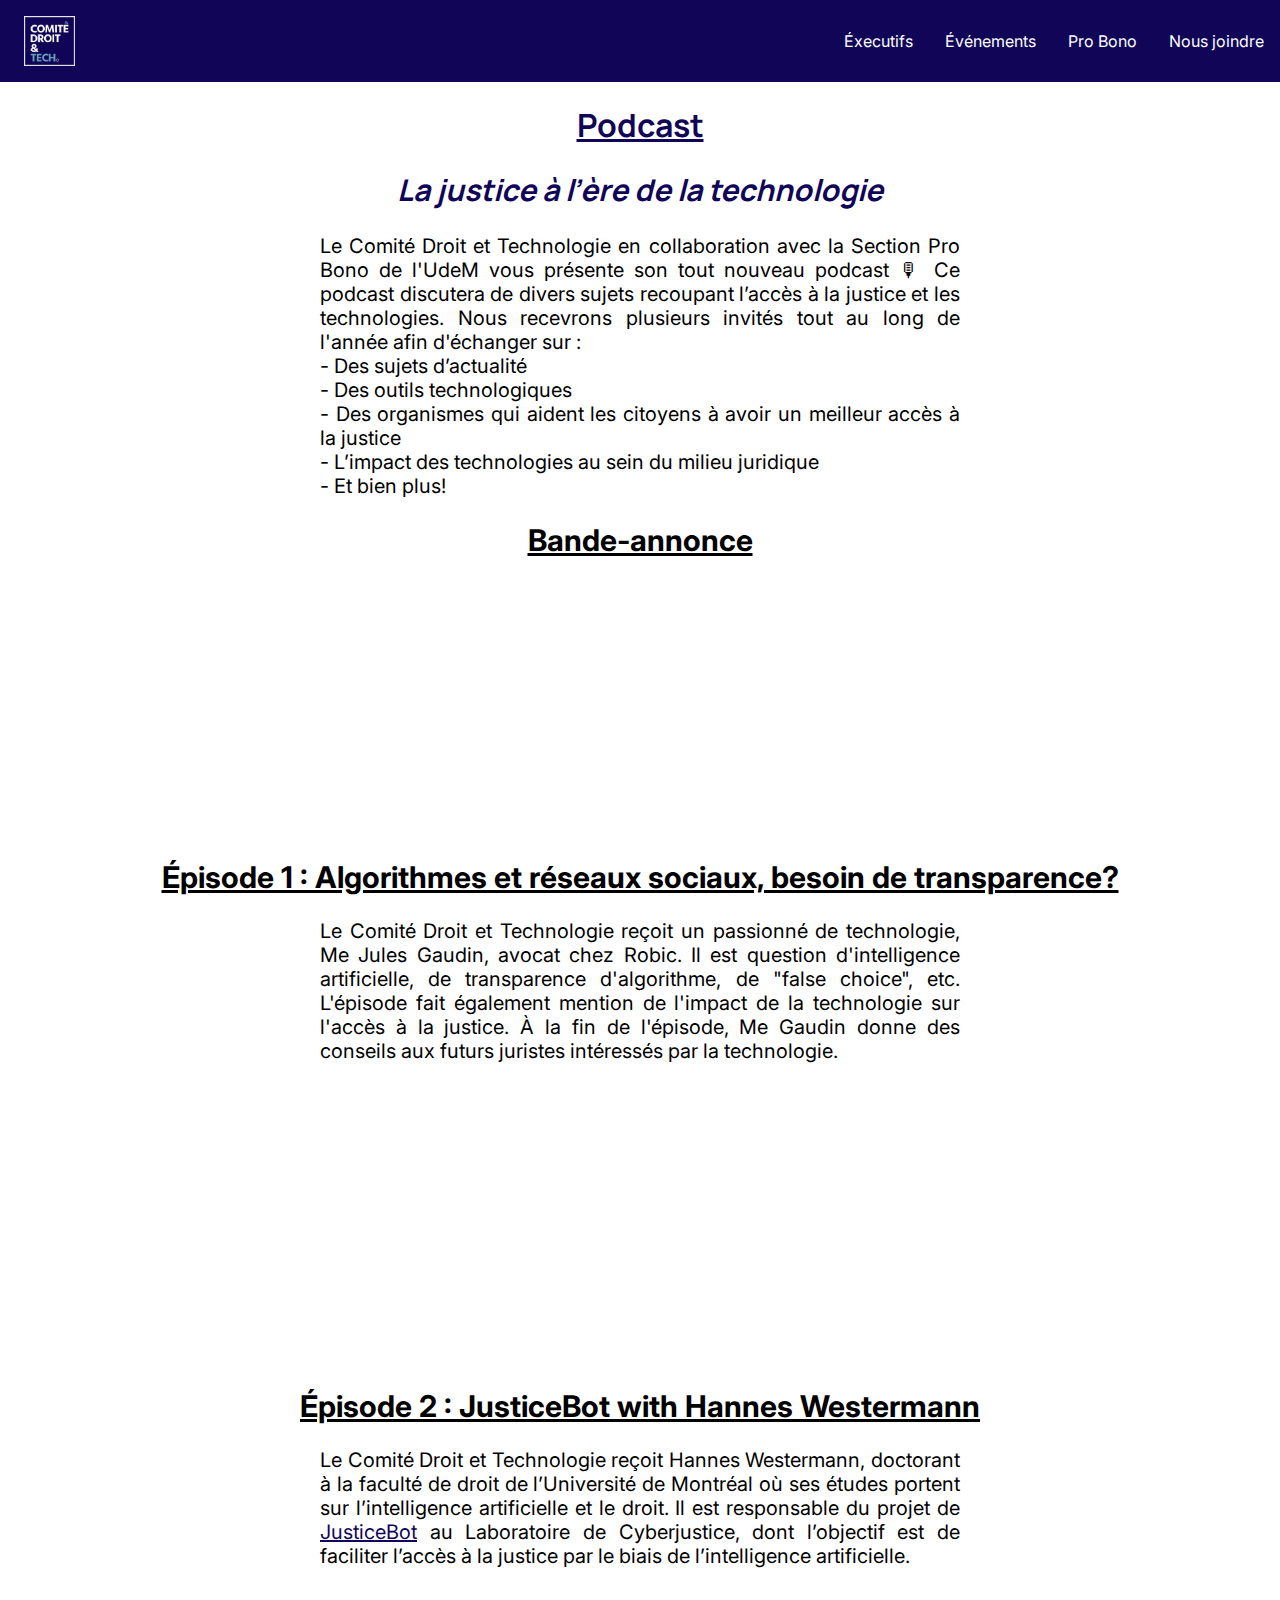
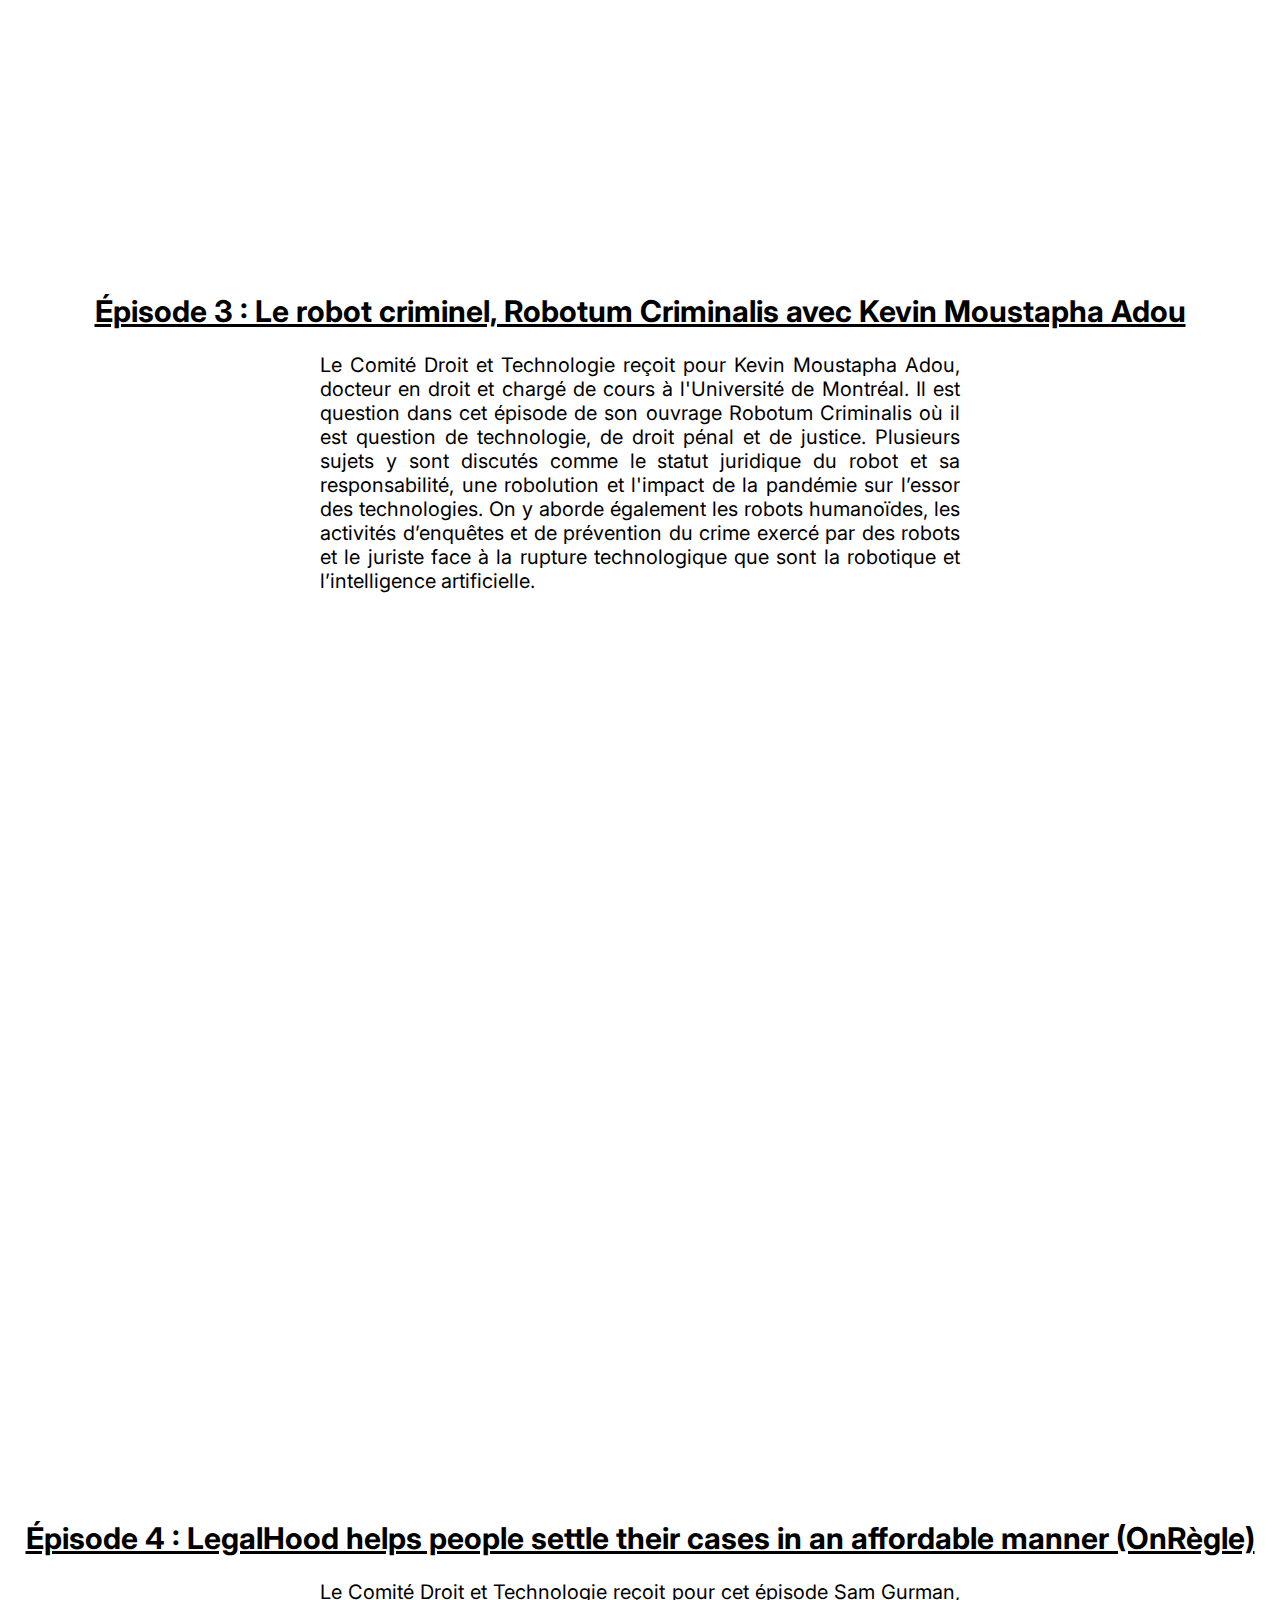
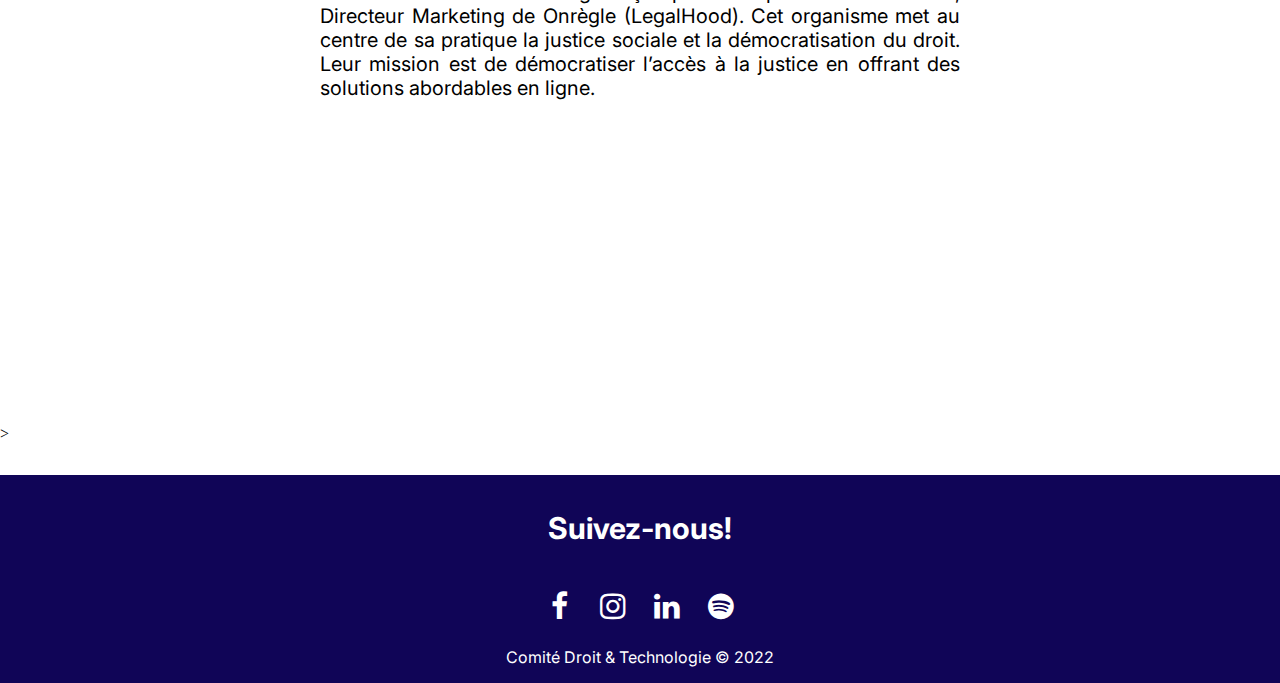
<file: podcast.html>
<!DOCTYPE html>
<html lang="en">
  <link rel="preconnect" href="https://fonts.googleapis.com">
  <link rel="preconnect" href="https://fonts.gstatic.com" crossorigin>
  <link href="https://fonts.googleapis.com/css2?family=Manrope:wght@800&display=swap" rel="stylesheet">  
<head>
    <meta charset="UTF-8" />
    <meta http-equiv="X-UA-Compatible" content="IE=edge" />
    <meta name="viewport" content="width=device-width, initial-scale=1.0" />
    <title>Droit &amp; Tech : Événements </title> <!--change title***-->
    <link rel="shortcut icon" type="image/x-icon" href="favicon_io/favicon.ico" />
    <link rel="preconnect" href="https://fonts.googleapis.com">
<link rel="preconnect" href="https://fonts.gstatic.com" crossorigin>
<link href="https://fonts.googleapis.com/css2?family=Inter&display=swap" rel="stylesheet">
  </head>
  <body>
    <link rel="stylesheet" href="nav.css"/>
    <script src="script.js" defer></script>
    <link rel="stylesheet" href="main3.css">
    <!-- <link rel="stylesheet" href="main.css"> -->
    <link rel="stylesheet" href="mission.css">
    <link rel="stylesheet" href="events.css">
    <nav class="navbar">
      <!-- navigation bar -->
      <div class="brandname">
        <a href="index.html"><img src="images/border.jpg" alt="logo"> </a>
      </div>
      <a href="#" class="toggle">
        <span class="bar"></span>
        <span class="bar"></span>
        <span class="bar"></span>
      </a>
      <div class="links">
        <ul>
          <li><a href="execs.html">Éxecutifs</a></li>
          <li><a href="events.html">Événements</a></li>
          <li><a href="podcast.html">Pro Bono</a></li>
          <li><a href="mailto:droit.tech.udem@gmail.com">Nous joindre</a></li>
        </div>
      </ul>
    </div>
    </nav>
<link rel="stylesheet" href="podcast.css">
<!-- Episode list-->
    <div class="title">
      <h1 style="text-decoration: underline;">Podcast </h1>
      <h3> La justice à l’ère de la technologie </h3> </div>
      <div class="episodez">
        <p>
          Le Comité Droit et Technologie en collaboration avec la Section Pro Bono de l'UdeM vous présente son tout nouveau podcast 🎙
          Ce podcast discutera de divers sujets recoupant l’accès à la justice et les technologies. Nous recevrons plusieurs invités tout au long de l'année afin d'échanger sur : <br> 
          - Des sujets d’actualité <br>
          - Des outils technologiques <br>
          - Des organismes qui aident les citoyens à avoir un meilleur accès à la justice <br>
          - L’impact des technologies au sein du milieu juridique <br>
          - Et bien plus!</p> 
            
        <h2>Bande-annonce</h2></div>
        
        <div class="spotify"><iframe src="https://open.spotify.com/embed/episode/1rp8l9cZ2aQJKxBQZ18VQJ?utm_source=generator" width="100%" height="152" frameBorder="0" allowfullscreen="" allow="autoplay; clipboard-write; encrypted-media; fullscreen; picture-in-picture"></iframe></div>
          <div class="episodez">
            <h2>Épisode 1 : Algorithmes et réseaux sociaux, besoin de transparence?</h2>
            <p>
              Le Comité Droit et Technologie reçoit un passionné de technologie, Me Jules Gaudin, avocat chez Robic. Il est question d'intelligence artificielle, de transparence d'algorithme, de "false choice", etc. L'épisode fait également mention de l'impact de la technologie sur l'accès à la justice. À la fin de l'épisode, Me Gaudin donne des conseils aux futurs juristes intéressés par la technologie.
            </p> 
            <div class="spotify"><iframe src="https://open.spotify.com/embed/episode/5nKbBcrm02h6VBh3wjGRw5?utm_source=generator" width="100%" height="152" frameBorder="0" allowfullscreen="" allow="autoplay; clipboard-write; encrypted-media; fullscreen; picture-in-picture"></iframe></div>
            
            <h2>Épisode 2 : JusticeBot with Hannes Westermann</h2>
            <p>
              Le Comité Droit et Technologie reçoit Hannes Westermann, doctorant à la faculté de droit de l’Université de Montréal où ses études portent sur l’intelligence artificielle et le droit. Il est responsable du projet de <a class="bot" href="https://www.cyberjustice.ca/fr/projets/justicebot/">JusticeBot</a> au Laboratoire de Cyberjustice, dont l’objectif est de faciliter l’accès à la justice par le biais de l’intelligence artificielle.
            </p>
          <div class="spotify"><iframe style="border-radius:12px" src="https://open.spotify.com/embed/episode/5S344m3PH9lMHB7FRk1LBL?utm_source=generator" width="100%" height="152" frameBorder="0" allowfullscreen="" allow="autoplay; clipboard-write; encrypted-media; fullscreen; picture-in-picture"></iframe></div>
        
          <!-- Épisode 3 -->
          <h2> Épisode 3 : Le robot criminel, Robotum Criminalis avec Kevin Moustapha Adou </h2>
          <p>Le Comité Droit et Technologie reçoit pour Kevin Moustapha Adou, docteur en droit et chargé de cours à l'Université de Montréal. Il est question dans cet épisode de son ouvrage Robotum Criminalis où il est question de technologie, de droit pénal et de justice. Plusieurs sujets y sont discutés comme le statut juridique du robot et sa responsabilité, une robolution et l'impact de la pandémie sur l’essor des technologies. On y aborde également les robots humanoïdes, les activités d’enquêtes et de prévention du crime exercé par des robots et le juriste face à la rupture technologique que sont la robotique et l’intelligence artificielle.</p>
          <div class="spotify"> <iframe style="border-radius:12px" src="https://open.spotify.com/embed/episode/3BRKRHfNxgt7WuLNVLdwHT?utm_source=generator" width="100%" height="152" frameBorder="0" allowfullscreen="" allow="autoplay; clipboard-write; encrypted-media; fullscreen; picture-in-picture"></iframe> </div>
          <div class="spotify"> <iframe style="border-radius:12px" src="https://open.spotify.com/embed/episode/7sXBrCfHpWJcrALVRP96Pe?utm_source=generator" width="100%" height="152" frameBorder="0" allowfullscreen="" allow="autoplay; clipboard-write; encrypted-media; fullscreen; picture-in-picture"></iframe></div> 
          <div class="spotify"><iframe style="border-radius:12px" src="https://open.spotify.com/embed/episode/2oapc2hQg9h3tHTBu4AakJ?utm_source=generator" width="100%" height="152" frameBorder="0" allowfullscreen="" allow="autoplay; clipboard-write; encrypted-media; fullscreen; picture-in-picture"></iframe> </div>
        <!-- Épisode 4 -->
          <h2> Épisode 4 : LegalHood helps people settle their cases in an affordable manner (OnRègle) </h2>
          <p>Le Comité Droit et Technologie reçoit pour cet épisode Sam Gurman, Directeur Marketing de Onrègle (LegalHood). Cet organisme met au centre de sa pratique la justice sociale et la démocratisation du droit. Leur mission est de démocratiser l’accès à la justice en offrant des solutions abordables en ligne.</p>
          <div class="spotify"><iframe style="border-radius:12px" src="https://open.spotify.com/embed/episode/0FYklL3SySN6iJ1XMcbt1Z?utm_source=generator" width="100%" height="152" frameBorder="0" allowfullscreen="" allow="autoplay; clipboard-write; encrypted-media; fullscreen; picture-in-picture"></iframe> </div>
        </div>>
          
          <!-- Videos 
            <div class="videos">
      <div class="title">
        <h1 style="text-decoration: underline;">Vidéos</h1>
      <h3>Le saviez-vous?</h3></div>
        <h2>Épisode 1: JuridiQc</h2>
        <iframe width="560" height="315" src="https://www.youtube.com/embed/pkSEjaWM2x8" title="YouTube video player" frameborder="0" allow="accelerometer; encrypted-media; gyroscope;" allowfullscreen></iframe>       
         <h2>Épisode 2: PARLe</h2>
        <iframe src="https://www.facebook.com/plugins/video.php?height=314&href=https%3A%2F%2Fwww.facebook.com%2Fdroittechno%2Fvideos%2F578208906478310%2F&show_text=false&width=560&t=0" width="560" height="314" style="border:none;overflow:hidden" scrolling="no" frameborder="0" allowfullscreen="true" allow="autoplay; clipboard-write; encrypted-media; picture-in-picture; web-share" allowFullScreen="true" &modestbranding=1 rel=0></iframe>
        <h2>Épisode 3: Neolegal</h2>
        <iframe src="https://www.facebook.com/plugins/video.php?height=314&href=https%3A%2F%2Fwww.facebook.com%2Fdroittechno%2Fvideos%2F322225152748016%2F&show_text=false&width=560&t=0" width="560" height="314" style="border:none;overflow:hidden" scrolling="no" frameborder="0" allowfullscreen="true" allow="autoplay; clipboard-write; encrypted-media; picture-in-picture; web-share" allowFullScreen="true"></iframe>
        <h2>Épisode 4: Onrègle</h2>
        <iframe src="https://www.facebook.com/plugins/video.php?height=314&href=https%3A%2F%2Fwww.facebook.com%2Fdroittechno%2Fvideos%2F910951292799560%2F&show_text=false&width=560&t=0" width="560" height="314" style="border:none;overflow:hidden" scrolling="no" frameborder="0" allowfullscreen="true" allow="autoplay; clipboard-write; encrypted-media; picture-in-picture; web-share" allowFullScreen="true"></iframe>
      </div> -->



<footer> 
  <h2 class="follow">Suivez-nous!</h2>
  <link rel="stylesheet" href="https://cdnjs.cloudflare.com/ajax/libs/font-awesome/4.7.0/css/font-awesome.min.css">
  <link rel="stylesheet" href="main3.css">
  <a href="https://www.facebook.com/droittechno/" class="fa fa-facebook"></a>
  <a href="https://www.instagram.com/droit.techno.udem/" class="fa fa-instagram"></a>
  <a href="https://www.linkedin.com/company/comite-droit-technologie/" class="fa fa-linkedin"></a>
  <a href="https://open.spotify.com/show/157LDlisiQb7MdoLC1qW12?si=ad6e5fc165614a33" class="fa fa-spotify"></a>
  <p class="copy">Comité Droit &amp; Technologie &copy; 2022 </p> 
</footer>
    </body>
</html>
</file>
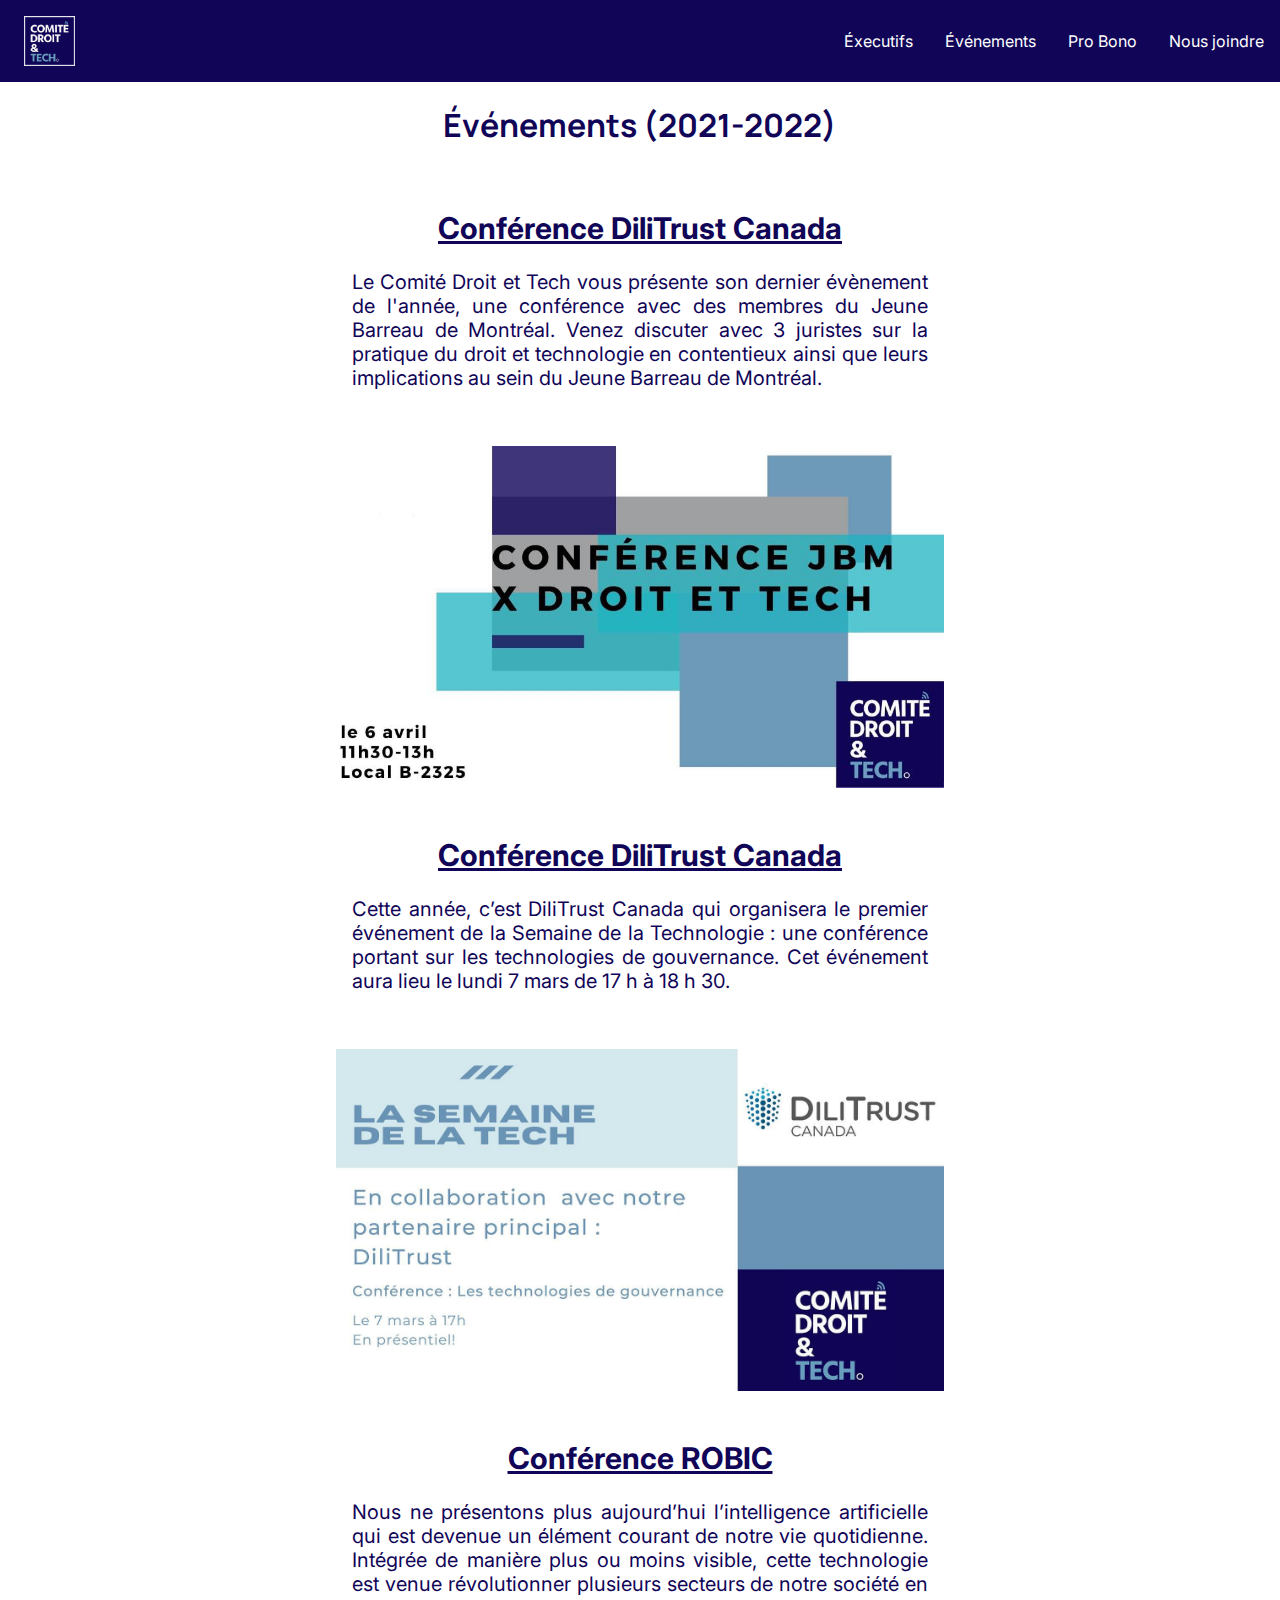
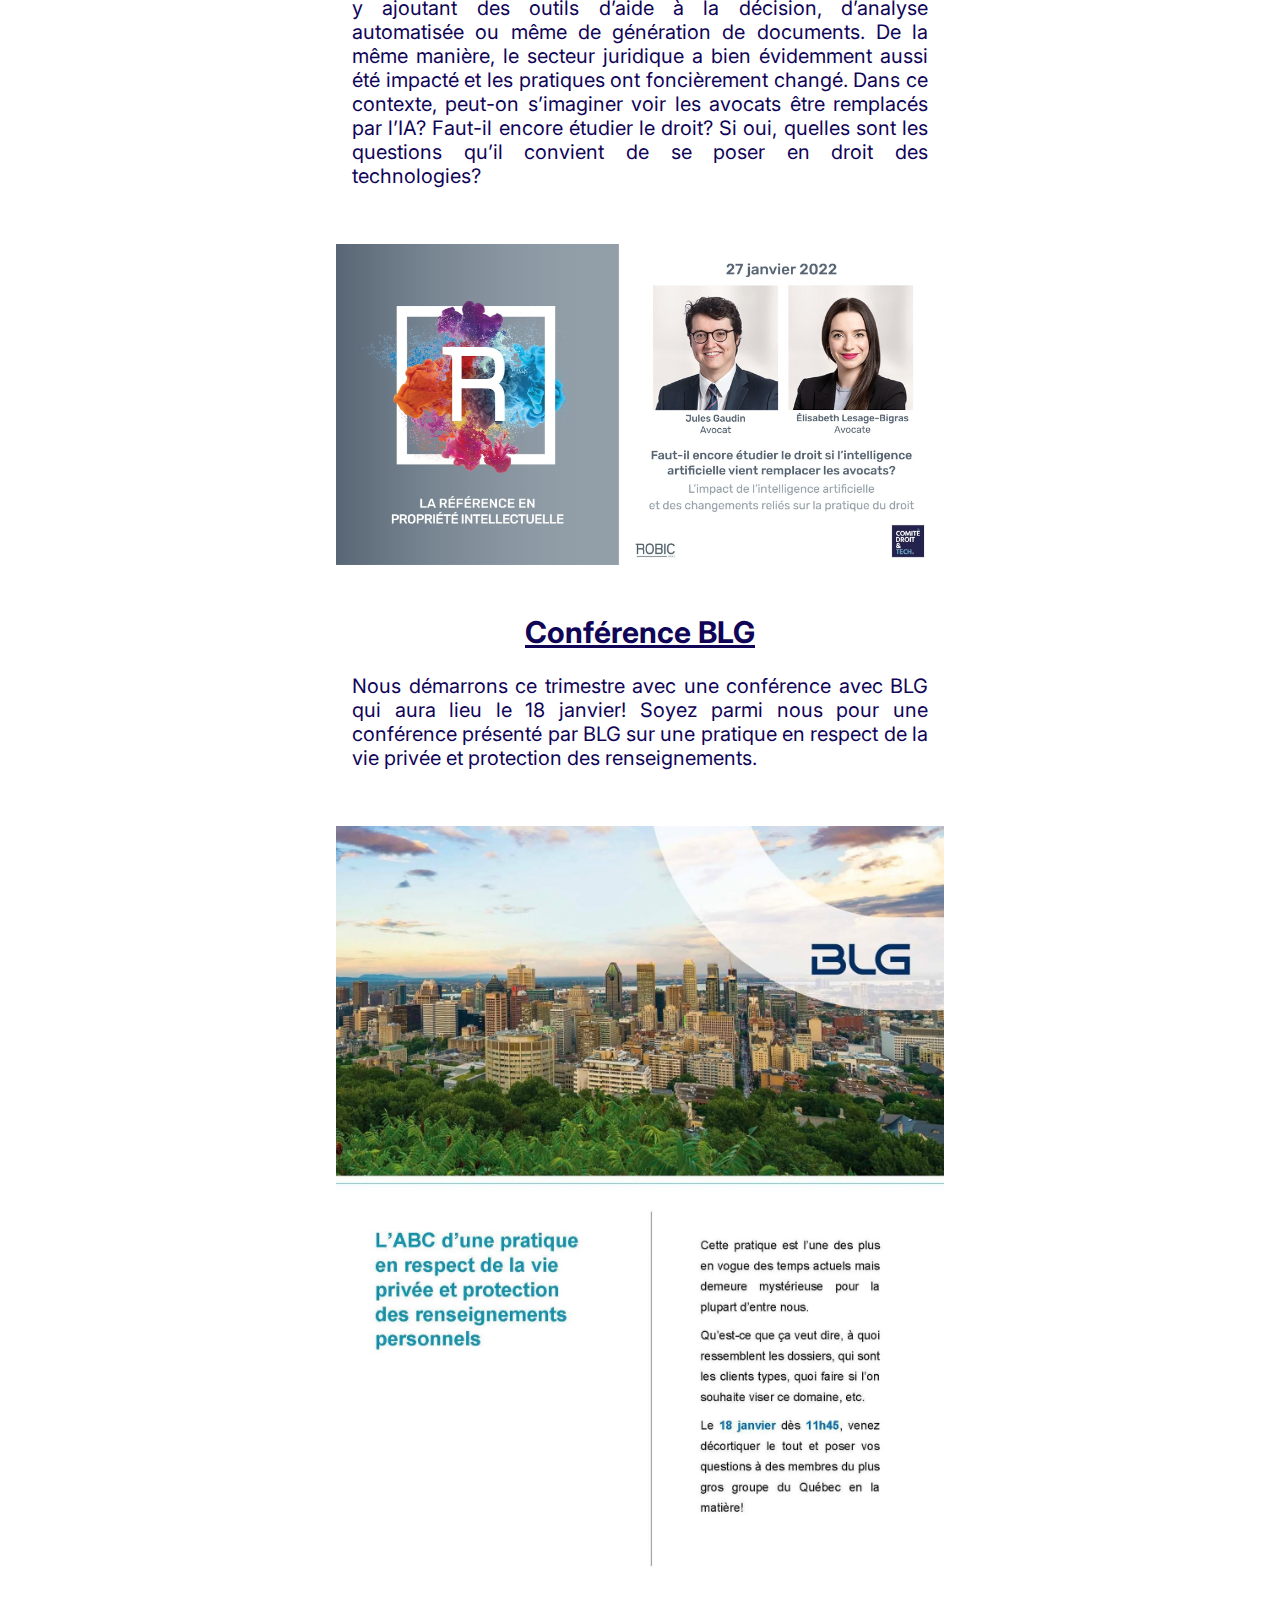
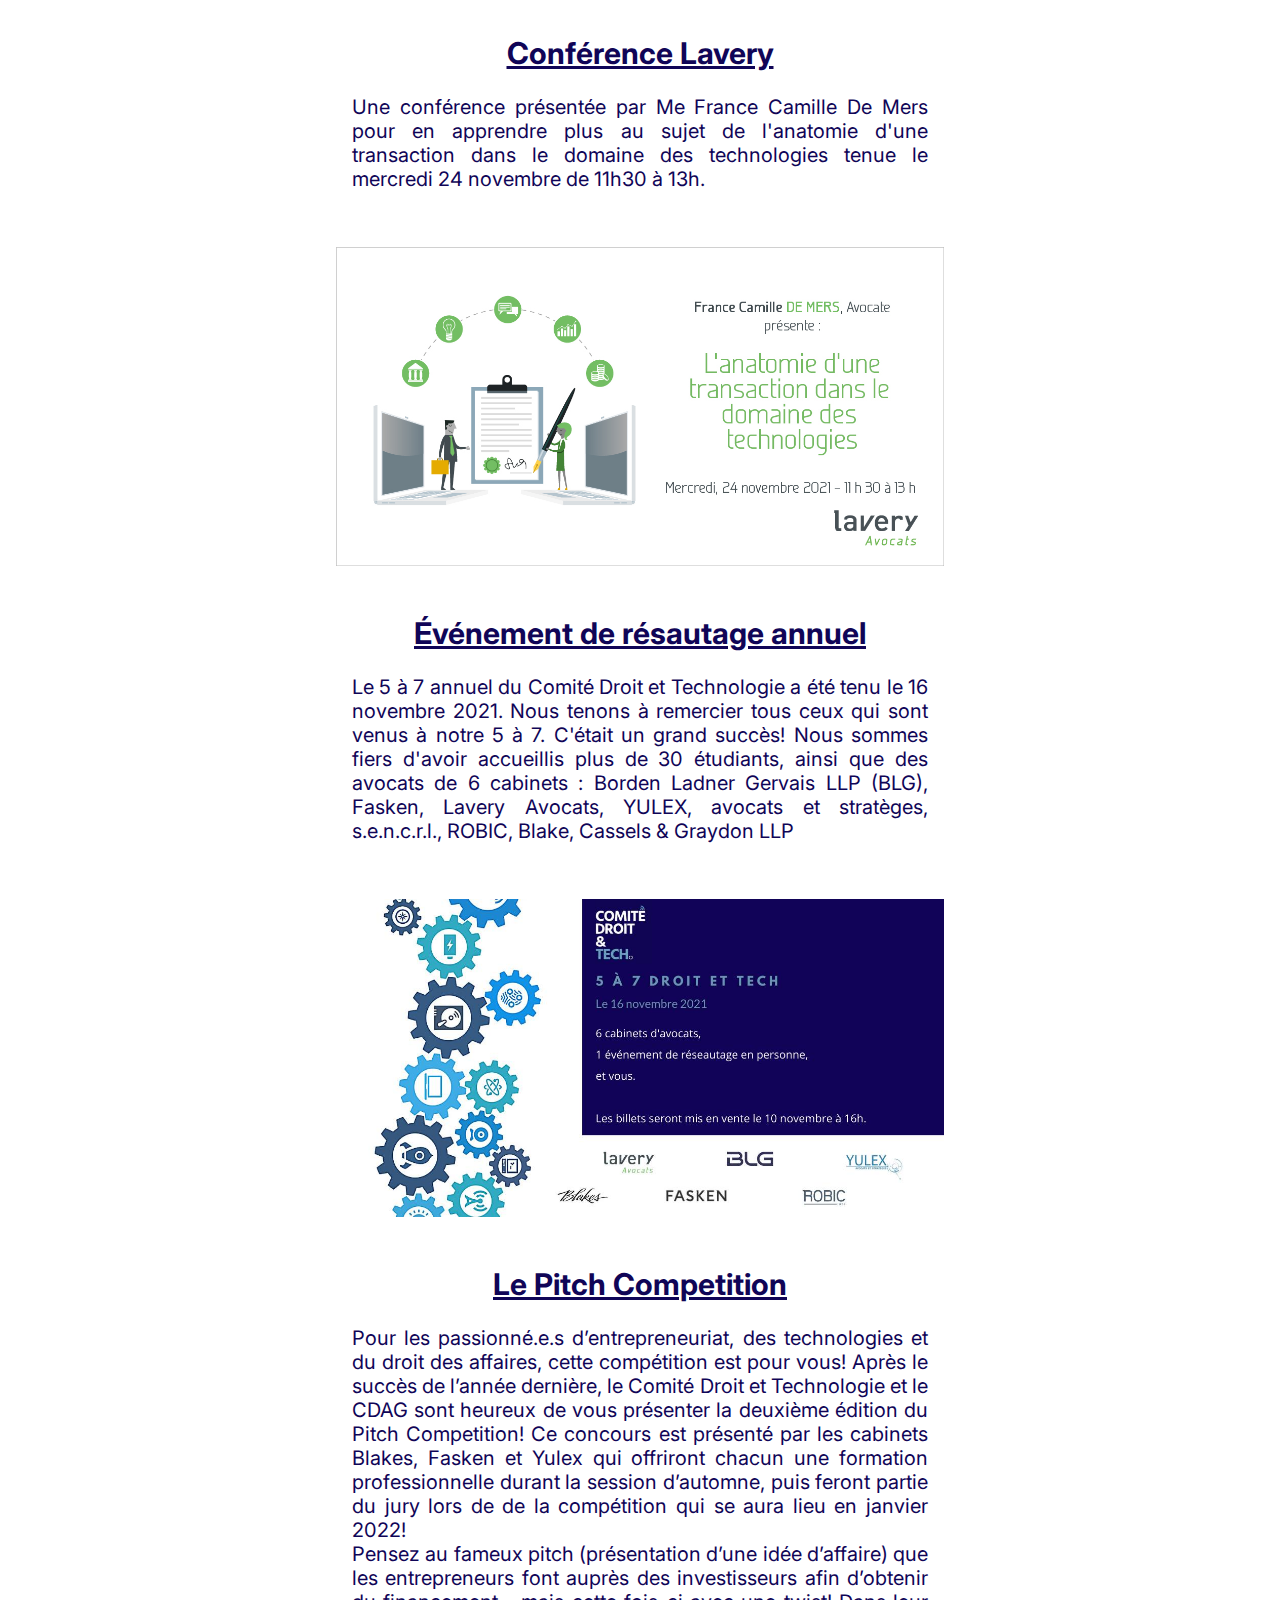
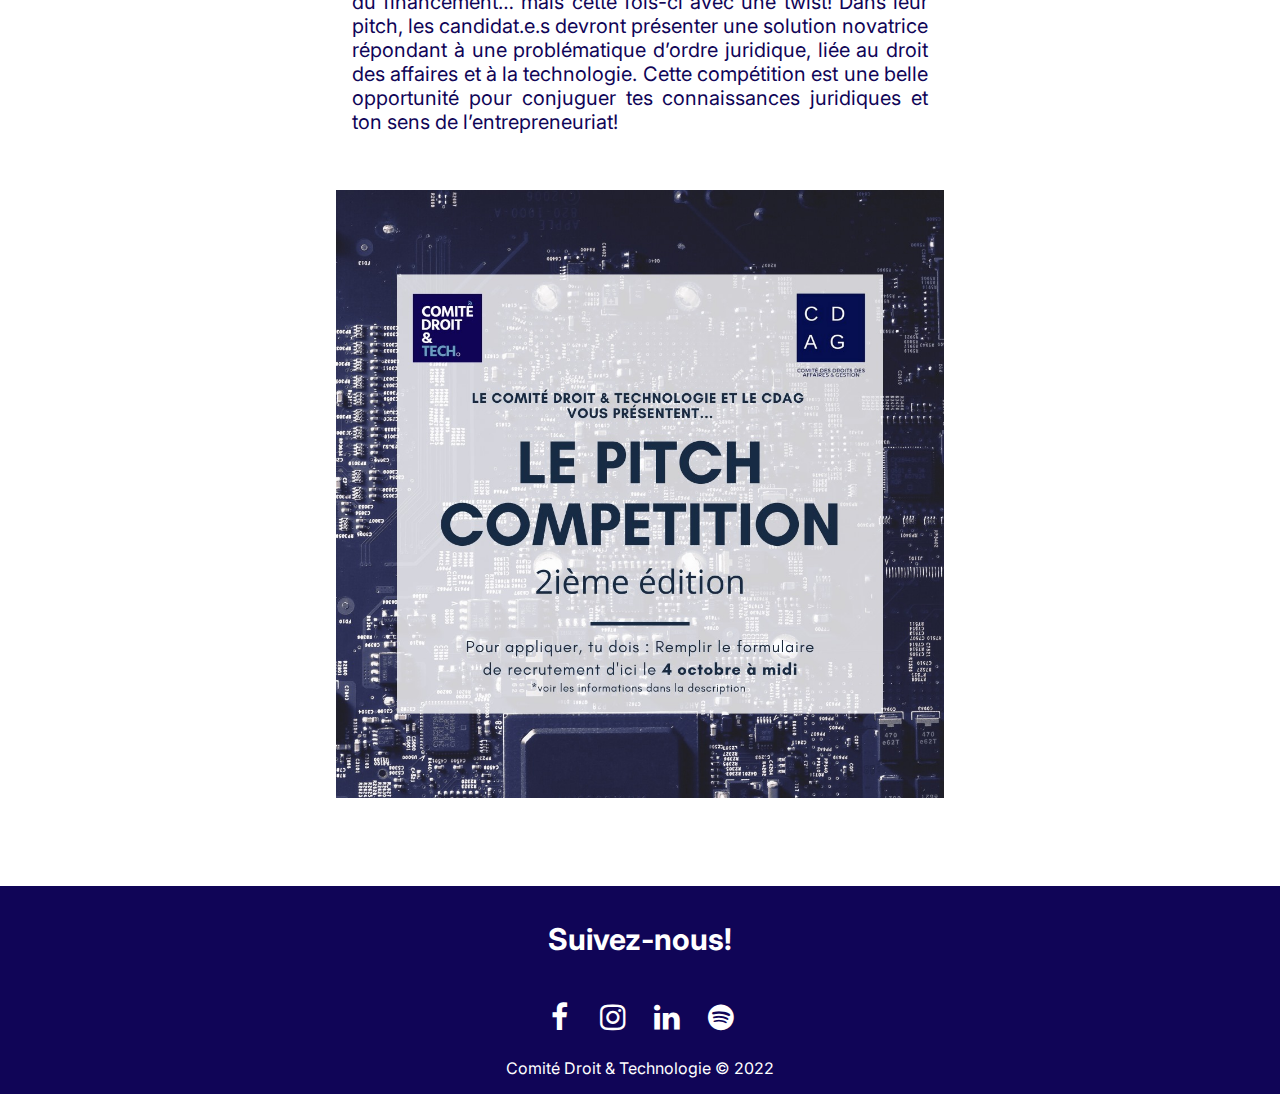
<file: src/events.html>
<!DOCTYPE html>
<html lang="en">
  <head>
    <link rel="preconnect" href="https://fonts.googleapis.com">
    <link rel="preconnect" href="https://fonts.gstatic.com" crossorigin>
    <link href="https://fonts.googleapis.com/css2?family=Manrope:wght@800&display=swap" rel="stylesheet">  
    <meta charset="UTF-8" />
    <meta http-equiv="X-UA-Compatible" content="IE=edge" />
    <meta name="viewport" content="width=device-width, initial-scale=1.0" />
    <title>Droit &amp; Tech : Événements </title> 
    <link rel="shortcut icon" type="image/x-icon" href="./assets/favicon_io/favicon.ico" />
    <link rel="preconnect" href="https://fonts.googleapis.com">
    <link rel="preconnect" href="https://fonts.gstatic.com" crossorigin>
    <link href="https://fonts.googleapis.com/css2?family=Inter&display=swap" rel="stylesheet">
    <link rel="stylesheet" href="./assets/style.css">
  </head>
  
  <body>
    <script src="script.js" defer></script>
    <nav class="navbar">
      <!-- navigation bar -->
      <div class="brandname">
        <a href="index.html"><img src="./assets/images/border.jpg" alt="logo"> </a>
      </div>
      <a href="#" class="toggle">
        <span class="bar"></span>
        <span class="bar"></span>
        <span class="bar"></span>
      </a>
      <div class="links">
        <ul>
          <li><a href="execs.html">Éxecutifs</a></li>
          <li><a href="events.html">Événements</a></li>
          <li><a href="podcast.html">Pro Bono</a></li>
          <li><a href="mailto:droit.tech.udem@gmail.com">Nous joindre</a></li>
        </div>
      </ul>
    </div>
    </nav>

    <div class="title">
      <h1 >Événements (2021-2022)</h1> </div>
      <div class="lists">
        <!-- Jeune Barreau -->
        <div class="about title"><h2>Conférence DiliTrust Canada</h2>
          <p>
            Le Comité Droit et Tech vous présente son dernier évènement de l'année, une conférence avec des membres du Jeune Barreau de Montréal.
            Venez discuter avec 3 juristes sur la pratique du droit et technologie en contentieux ainsi que leurs implications au sein du Jeune Barreau de Montréal.
          </p>  
        </div>
          <img class = "pic3" src="./assets/images/events/jeune barreau.jpeg" alt="jeune barreau">
          <!-- Dilitrust -->
        <div class="about title"><h2>Conférence DiliTrust Canada</h2>
          <p>
            Cette année, c’est DiliTrust Canada qui organisera le premier événement de la Semaine de la Technologie : une conférence portant sur les technologies de gouvernance. Cet événement aura lieu le lundi 7 mars de 17 h à 18 h 30.
          </p>  
        </div>
          <img class = "pic3" src="./assets/images/events/semaine.jpeg" alt="Dilitrust"> 
        
        <!-- Conférence Robic -->
        <div class="about title"><h2>Conférence ROBIC</h2>
          <p>Nous ne présentons plus aujourd’hui l’intelligence artificielle qui est devenue un élément courant de notre vie quotidienne. Intégrée de manière plus ou moins visible, cette technologie est venue révolutionner plusieurs secteurs de notre société en y ajoutant des outils d’aide à la décision, d’analyse automatisée ou même de génération de documents. De la même manière, le secteur juridique a bien évidemment aussi été impacté et les pratiques ont foncièrement changé. Dans ce contexte, peut-on s’imaginer voir les avocats être remplacés par l’IA? Faut-il encore étudier le droit? Si oui, quelles sont les questions qu’il convient de se poser en droit des technologies?</p>  
        </div>
        <img class = "pic3" src="./assets/images/events/robic.jpeg" alt="robic poseter"> 
    
        <!-- Conférence BLG -->
        <div class="about title"><h2>Conférence BLG</h2>
          <p> Nous démarrons ce trimestre avec une conférence avec BLG qui aura lieu le 18 janvier! Soyez parmi nous pour une conférence présenté par BLG sur une pratique en respect de la vie privée et protection des renseignements.
          </p>
          </div>
        <img class = "pic3" src="./assets/images/events/blg.jpeg" alt="blg"> 

            <!-- Conférence Lavery -->
        <div class="about title"><h2>Conférence Lavery</h2>
          <p>Une conférence présentée par Me France Camille De Mers pour en apprendre plus au sujet de l'anatomie d'une transaction dans le domaine des technologies tenue le mercredi 24 novembre de 11h30 à 13h.</p>
        </div>
          <img class = "pic3" src="./assets/images/events/lavery.jpeg" alt="lavery"> 

        <!-- 5à7 -->
        <div class="about title"><h2>Événement de résautage annuel</h2>
        <p>
          Le 5 à 7 annuel du Comité Droit et Technologie a été tenu le 16 novembre 2021. Nous tenons à remercier tous ceux qui sont venus à notre 5 à 7. C'était un grand succès! Nous sommes fiers d'avoir accueillis plus de 30 étudiants, ainsi que des avocats de 6 cabinets : Borden Ladner Gervais LLP (BLG),
          Fasken, Lavery Avocats, YULEX, avocats et stratèges, s.e.n.c.r.l., ROBIC, Blake, Cassels & Graydon LLP
        </p> </div>
        <img class = "pic3" src="./assets/images/events/5-7.jpeg" alt="5 à 7 annuelle"> 
        <!-- pitch -->
        <div class="about title"><h2>Le Pitch Competition</h2>
        <p>
          Pour les passionné.e.s d’entrepreneuriat, des technologies et du droit des affaires, cette compétition est pour vous! Après le succès de l’année dernière, le Comité Droit et Technologie et le CDAG sont heureux de vous présenter la deuxième édition du Pitch Competition! Ce concours est présenté par les cabinets Blakes, Fasken et Yulex qui offriront chacun une formation professionnelle durant la session d’automne, puis feront partie du jury lors de de la compétition qui se aura lieu en janvier 2022! <br>
          Pensez au fameux pitch (présentation d’une idée d’affaire) que les entrepreneurs font auprès des investisseurs afin d’obtenir du financement… mais cette fois-ci avec une twist! Dans leur pitch, les candidat.e.s devront présenter une solution novatrice répondant à une problématique d’ordre juridique, liée au droit des affaires et à la technologie. Cette compétition est une belle opportunité pour conjuguer tes connaissances juridiques et ton sens de l’entrepreneuriat!
        </p> </div>
        <img class = "pic3" src="./assets/images/events/pitch.jpeg" alt="pitch"> 

      </div>
    </body>
  <footer> 
    <h2 class="follow">Suivez-nous!</h2>
    <link rel="stylesheet" href="https://cdnjs.cloudflare.com/ajax/libs/font-awesome/4.7.0/css/font-awesome.min.css">
    <a href="https://www.facebook.com/droittechno/" class="fa fa-facebook"></a>
    <a href="https://www.instagram.com/droit.techno.udem/" class="fa fa-instagram"></a>
    <a href="https://www.linkedin.com/company/comite-droit-technologie/" class="fa fa-linkedin"></a>
    <a href="https://open.spotify.com/show/157LDlisiQb7MdoLC1qW12?si=ad6e5fc165614a33" class="fa fa-spotify"></a>
    <p class="copy">Comité Droit &amp; Technologie &copy; 2022 </p> 
  </footer>
</html>
</file>
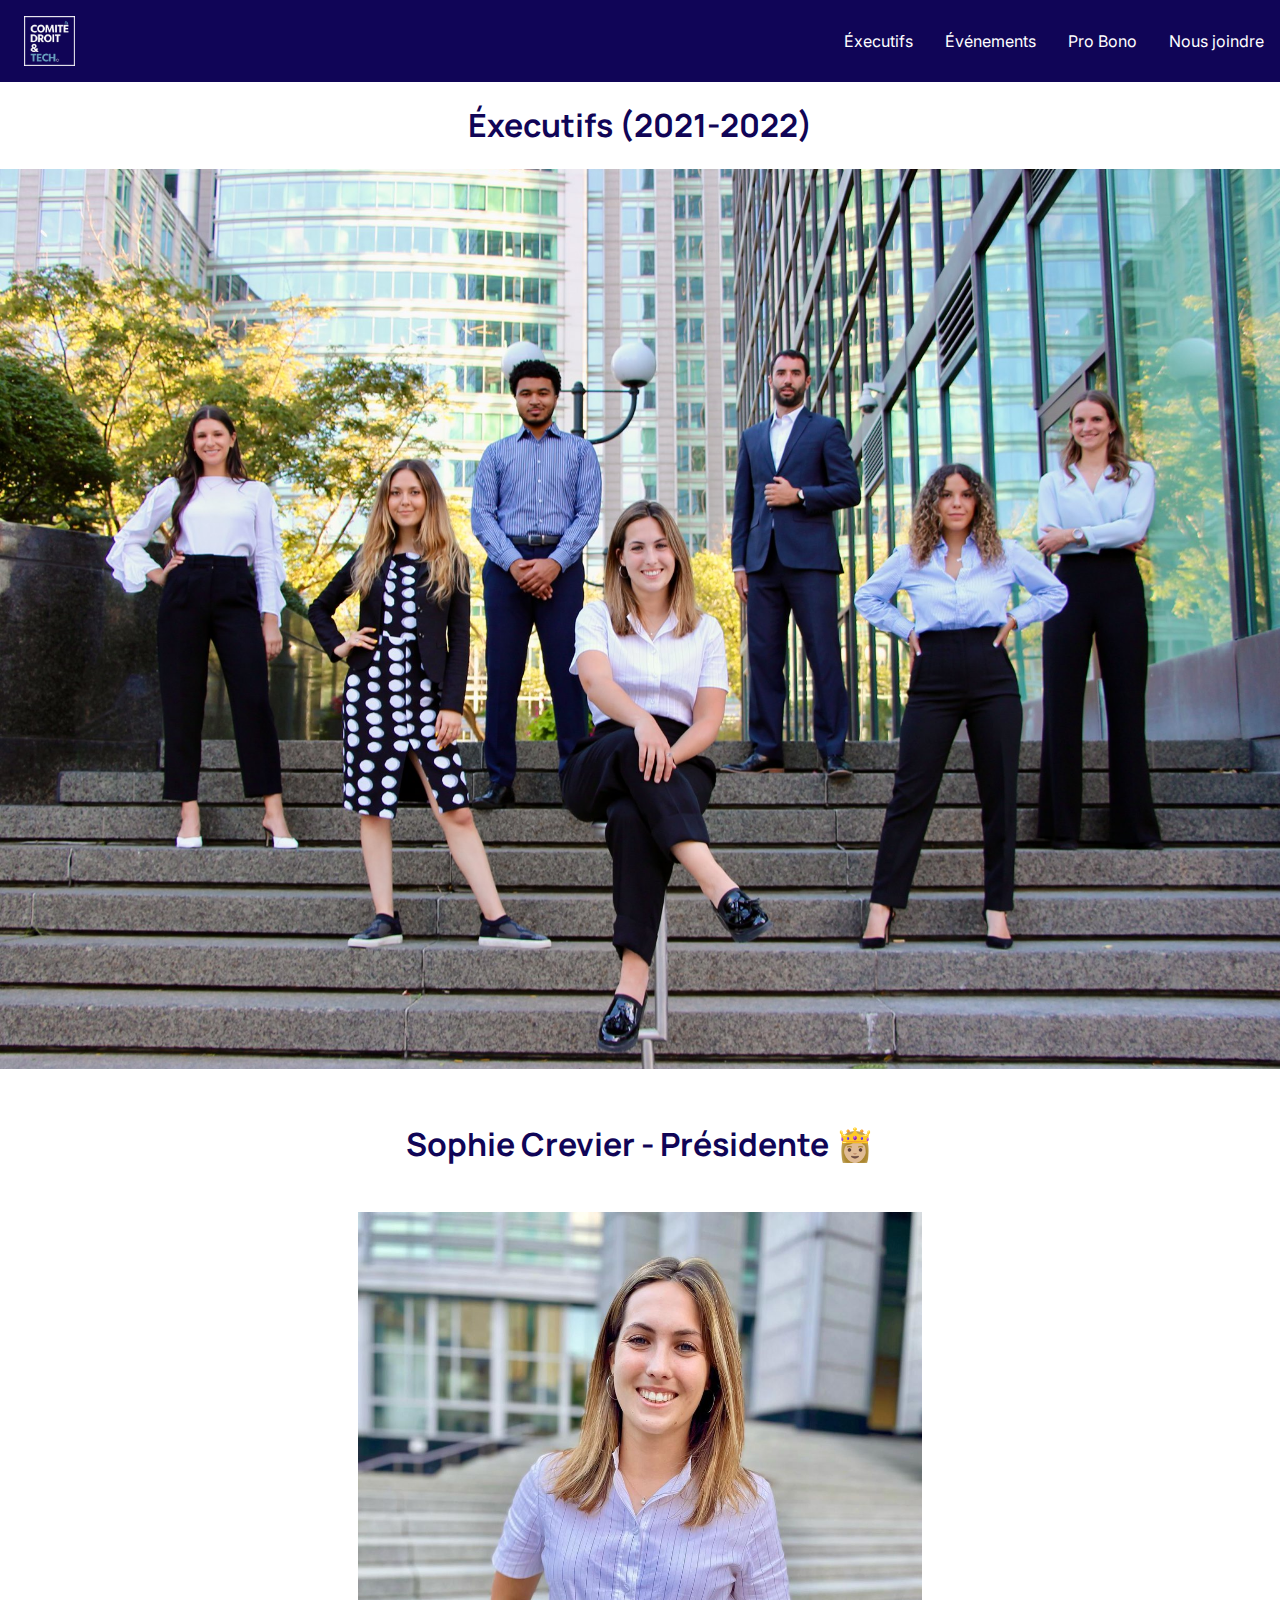
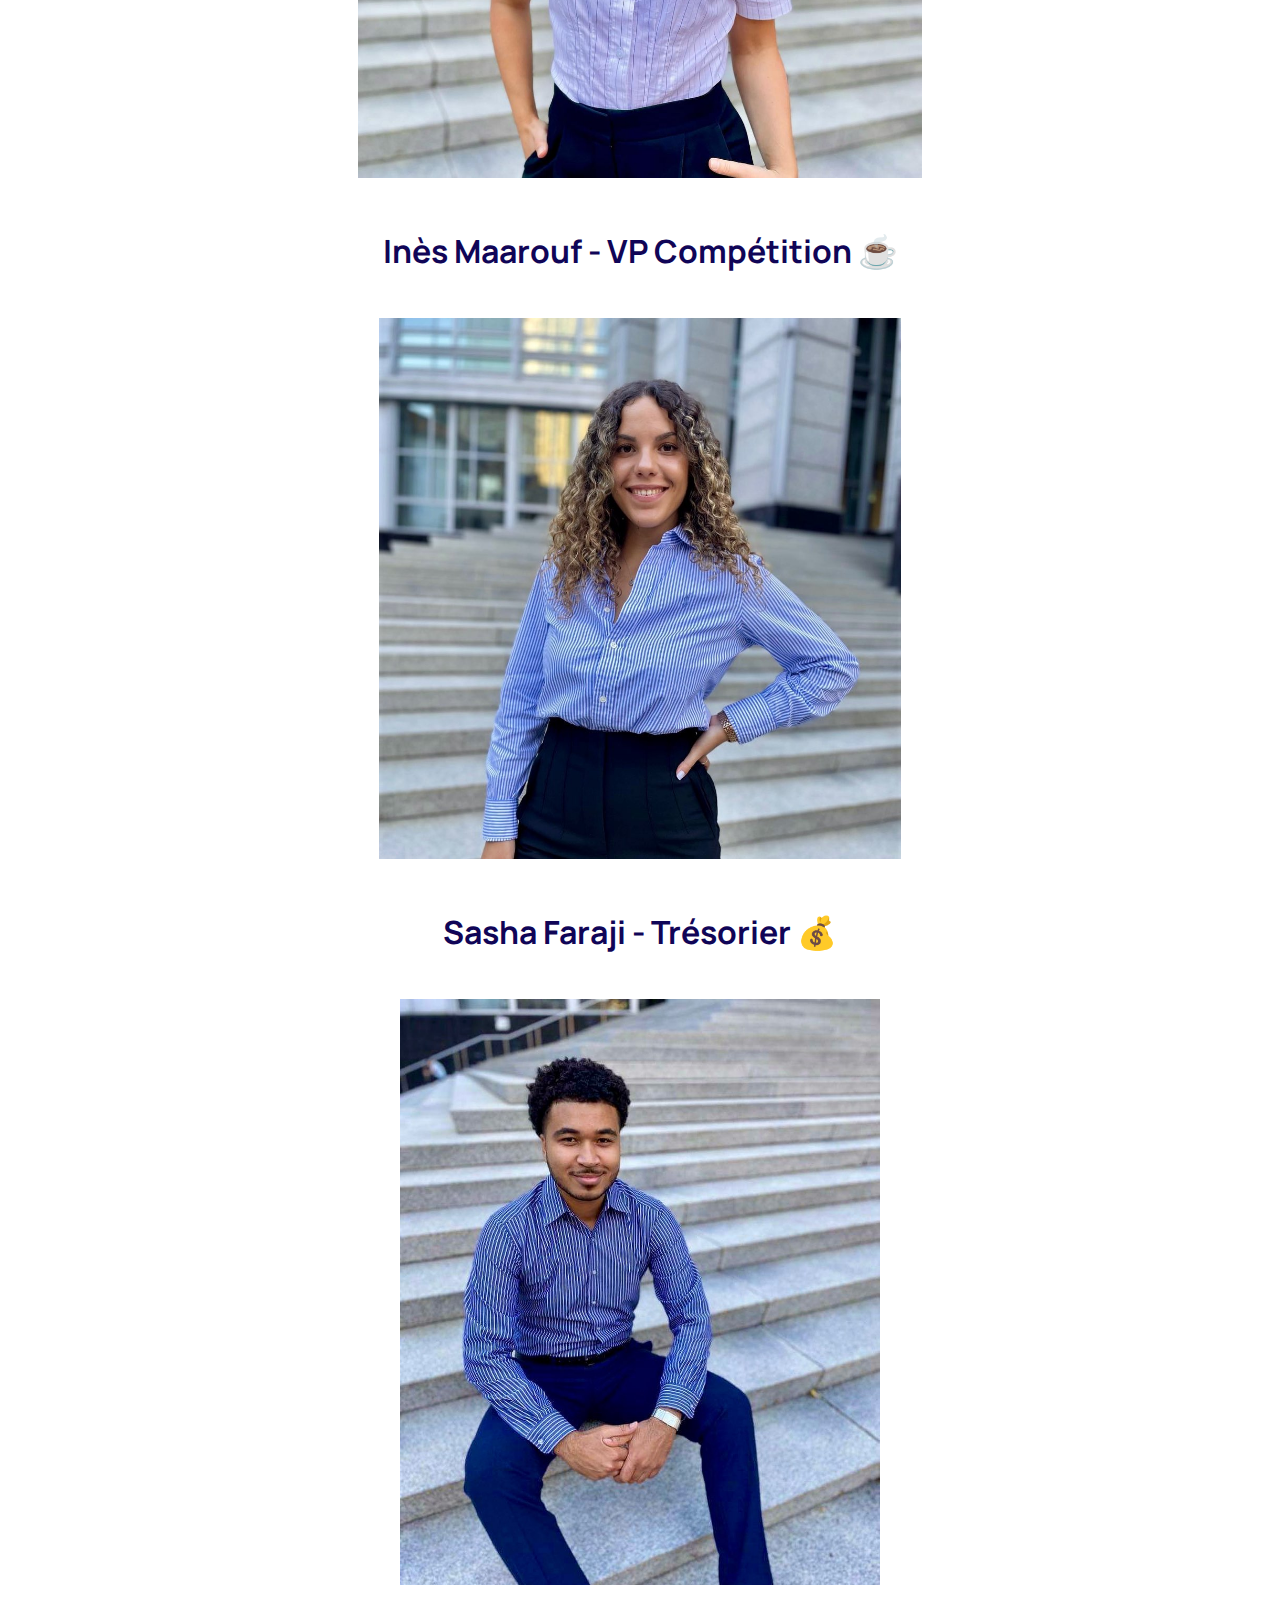
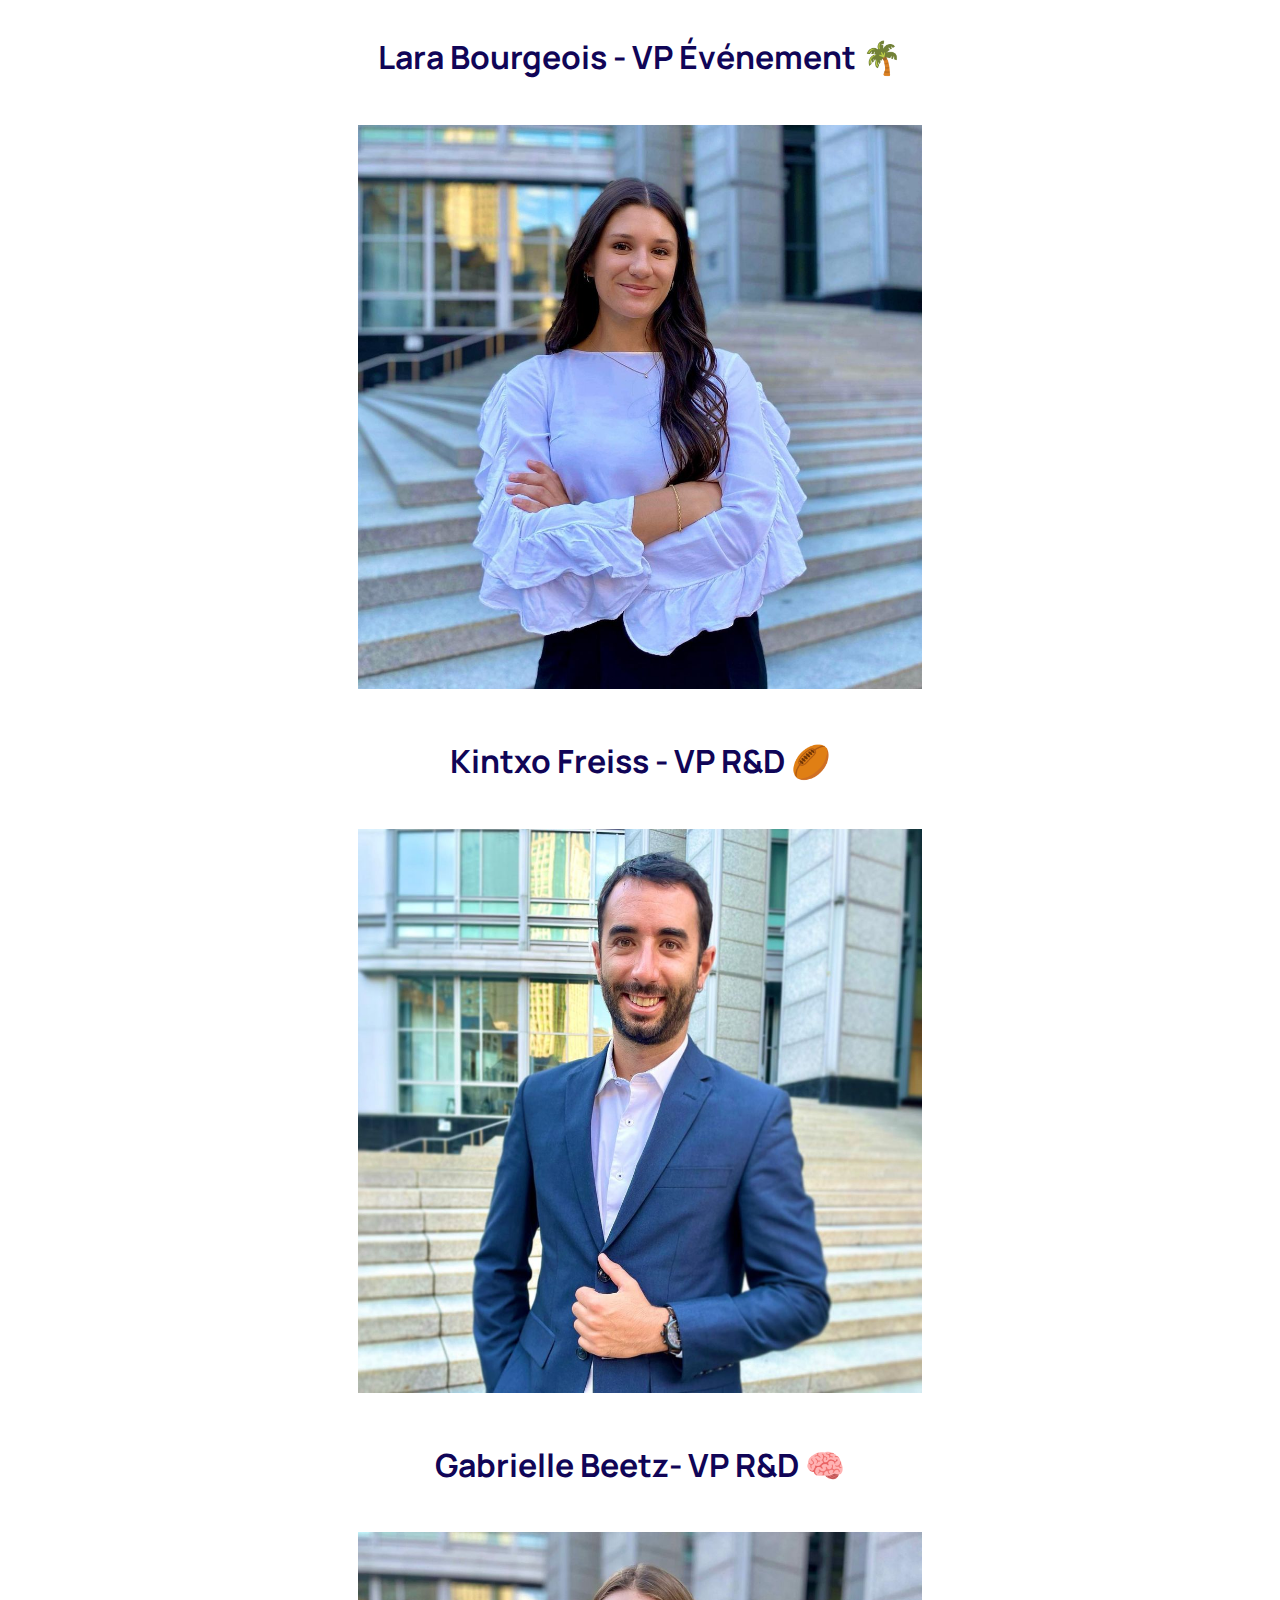
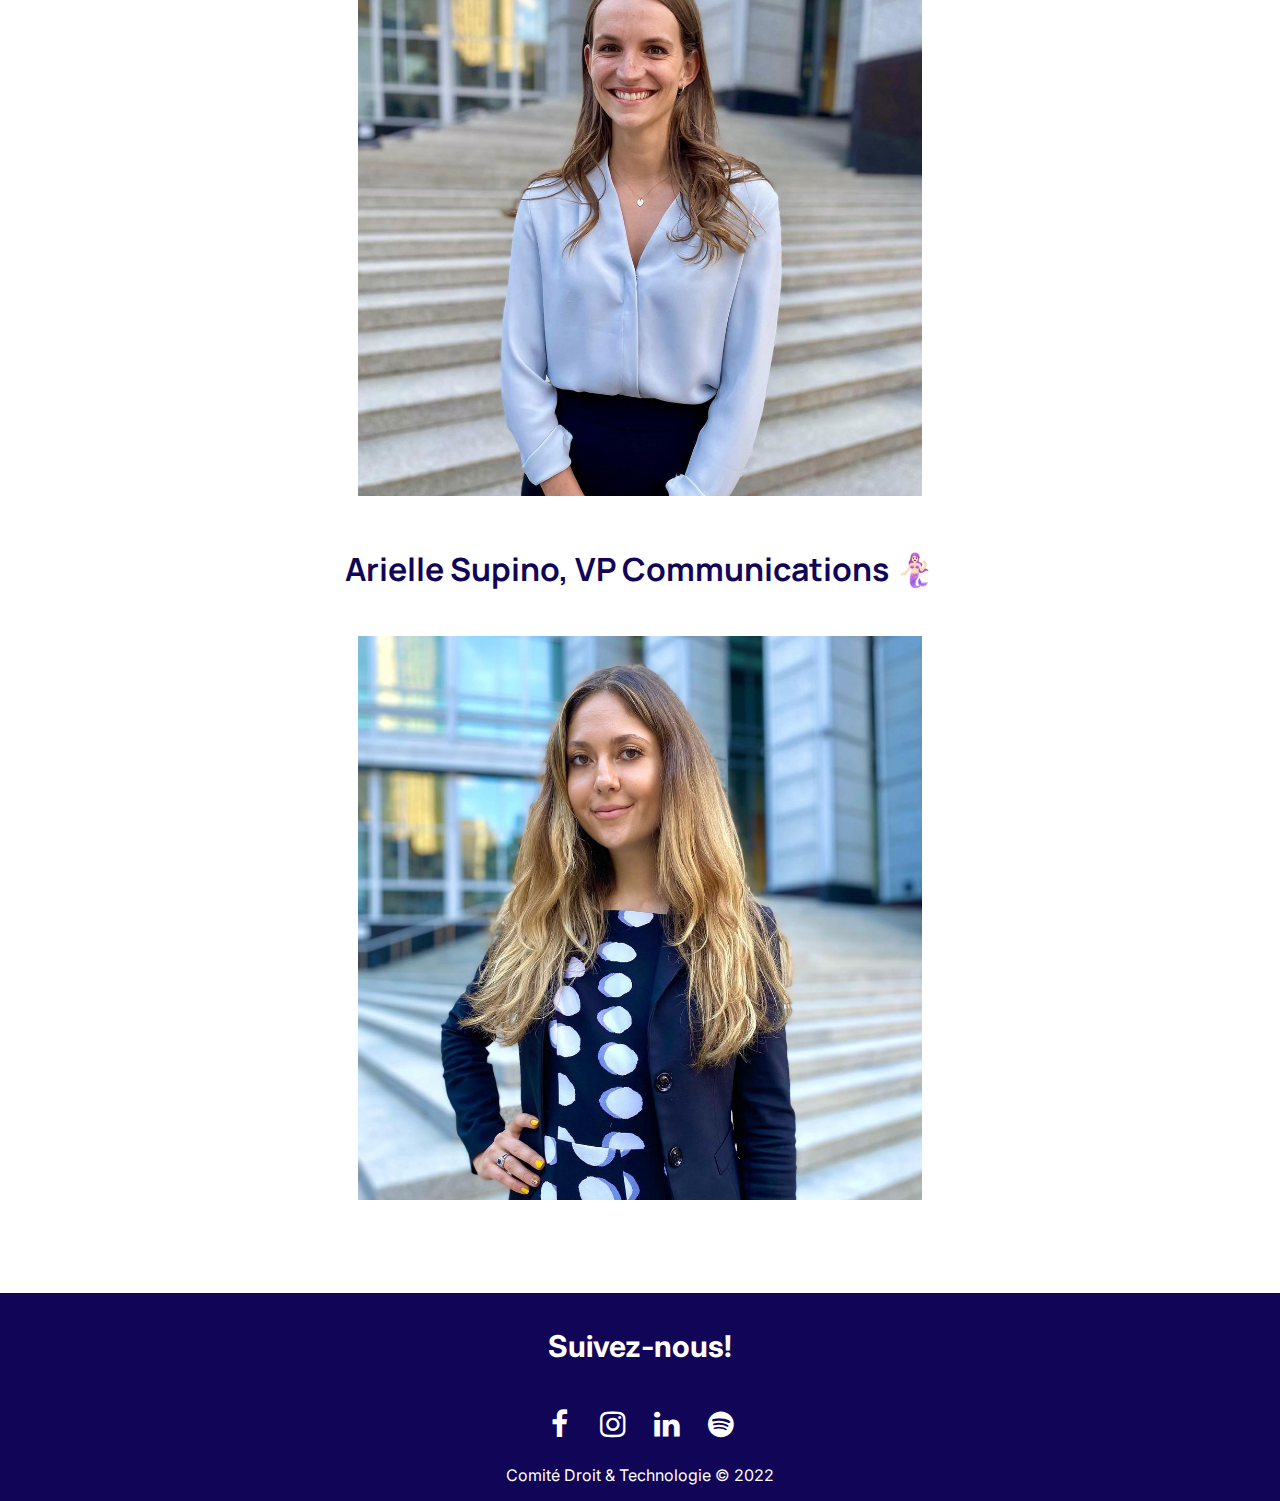
<file: src/execs.html>
<!DOCTYPE html>
<html lang="en">
  <head>
    <meta charset="UTF-8" />
    <meta http-equiv="X-UA-Compatible" content="IE=edge" />
    <meta name="viewport" content="width=device-width, initial-scale=1.0" />
    <title>Droit &amp; Tech : Éxecutifs</title>
    <link
      rel="shortcut icon"
      type="image/x-icon"
      href="./assets/favicon_io/favicon.ico"
    />

    <!-- Preconnects -->
    <link rel="preconnect" href="https://fonts.googleapis.com" />
    <link rel="preconnect" href="https://fonts.gstatic.com" crossorigin />

    <!-- Stylesheets -->
    <link
      href="https://fonts.googleapis.com/css2?family=Manrope:wght@800&display=swap"
      rel="stylesheet"
    />
    <link
      href="https://fonts.googleapis.com/css2?family=Inter&display=swap"
      rel="stylesheet"
    />
    <link rel="stylesheet" href="./assets/style.css" />
    <link
      rel="stylesheet"
      href="https://cdnjs.cloudflare.com/ajax/libs/font-awesome/4.7.0/css/font-awesome.min.css"
    />
  </head>

  <body>
    <script src="script.js" defer></script>

    <nav class="navbar">
      <div class="brandname">
        <a href="index.html"
          ><img src="./assets/images/border.jpg" alt="logo"
        /></a>
      </div>
      <a href="#" class="toggle">
        <span class="bar"></span>
        <span class="bar"></span>
        <span class="bar"></span>
      </a>
      <div class="links">
        <ul>
          <li><a href="execs.html">Éxecutifs</a></li>
          <li><a href="events.html">Événements</a></li>
          <li><a href="podcast.html">Pro Bono</a></li>
          <li><a href="mailto:droit.tech.udem@gmail.com">Nous joindre</a></li>
        </ul>
      </div>
    </nav>

    <div class="title">
      <h1>Éxecutifs (2021-2022)</h1>
    </div>
    <div class="pic2"></div>
    <div class="lists">
      <div class="about title">
        <h1>Sophie Crevier - Présidente 👸🏼</h1>
        <img
          class="pic3"
          src="./assets/images/execs/sophie.jpeg"
          alt="Sophie C."
        />
      </div>

      <div class="about title">
        <h1>Inès Maarouf - VP Compétition ☕️</h1>
        <img class="pic3" src="./assets/images/execs/ines.jpeg" alt="Inès M." />
      </div>

      <div class="about title">
        <h1>Sasha Faraji - Trésorier 💰</h1>
        <img
          class="pic3"
          src="./assets/images/execs/sasha.jpeg"
          alt="Sasha F."
        />
      </div>

      <div class="about title">
        <h1>Lara Bourgeois - VP Événement 🌴</h1>
        <img class="pic3" src="./assets/images/execs/lara.jpeg" alt="Lara B." />
      </div>

      <div class="about title">
        <h1>Kintxo Freiss - VP R&D 🏉</h1>
        <img class="pic3" src="./assets/images/execs/kin.jpeg" alt="Kintxo." />
      </div>

      <div class="about title">
        <h1>Gabrielle Beetz- VP R&D 🧠</h1>
        <img
          class="pic3"
          src="./assets/images/execs/gab.jpeg"
          alt="Gabrielle B."
        />
      </div>

      <div class="about title">
        <h1>Arielle Supino, VP Communications 🧜🏻‍♀️</h1>
        <img
          class="pic3"
          src="./assets/images/execs/ariel.jpeg"
          alt="Arielle B."
        />
      </div>
    </div>

    <!-- Footer  -->
    <footer>
      <h2 class="follow">Suivez-nous!</h2>
      <link
        rel="stylesheet"
        href="https://cdnjs.cloudflare.com/ajax/libs/font-awesome/4.7.0/css/font-awesome.min.css"
      />

      <a
        href="https://www.facebook.com/droittechno/"
        class="fa fa-facebook"
      ></a>
      <a
        href="https://www.instagram.com/droit.techno.udem/"
        class="fa fa-instagram"
      ></a>
      <a
        href="https://www.linkedin.com/company/comite-droit-technologie/"
        class="fa fa-linkedin"
      ></a>
      <a
        href="https://open.spotify.com/show/157LDlisiQb7MdoLC1qW12?si=ad6e5fc165614a33"
        class="fa fa-spotify"
      ></a>
      <p class="copy">Comité Droit &amp; Technologie &copy; 2022</p>
    </footer>
  </body>
</html>
</file>
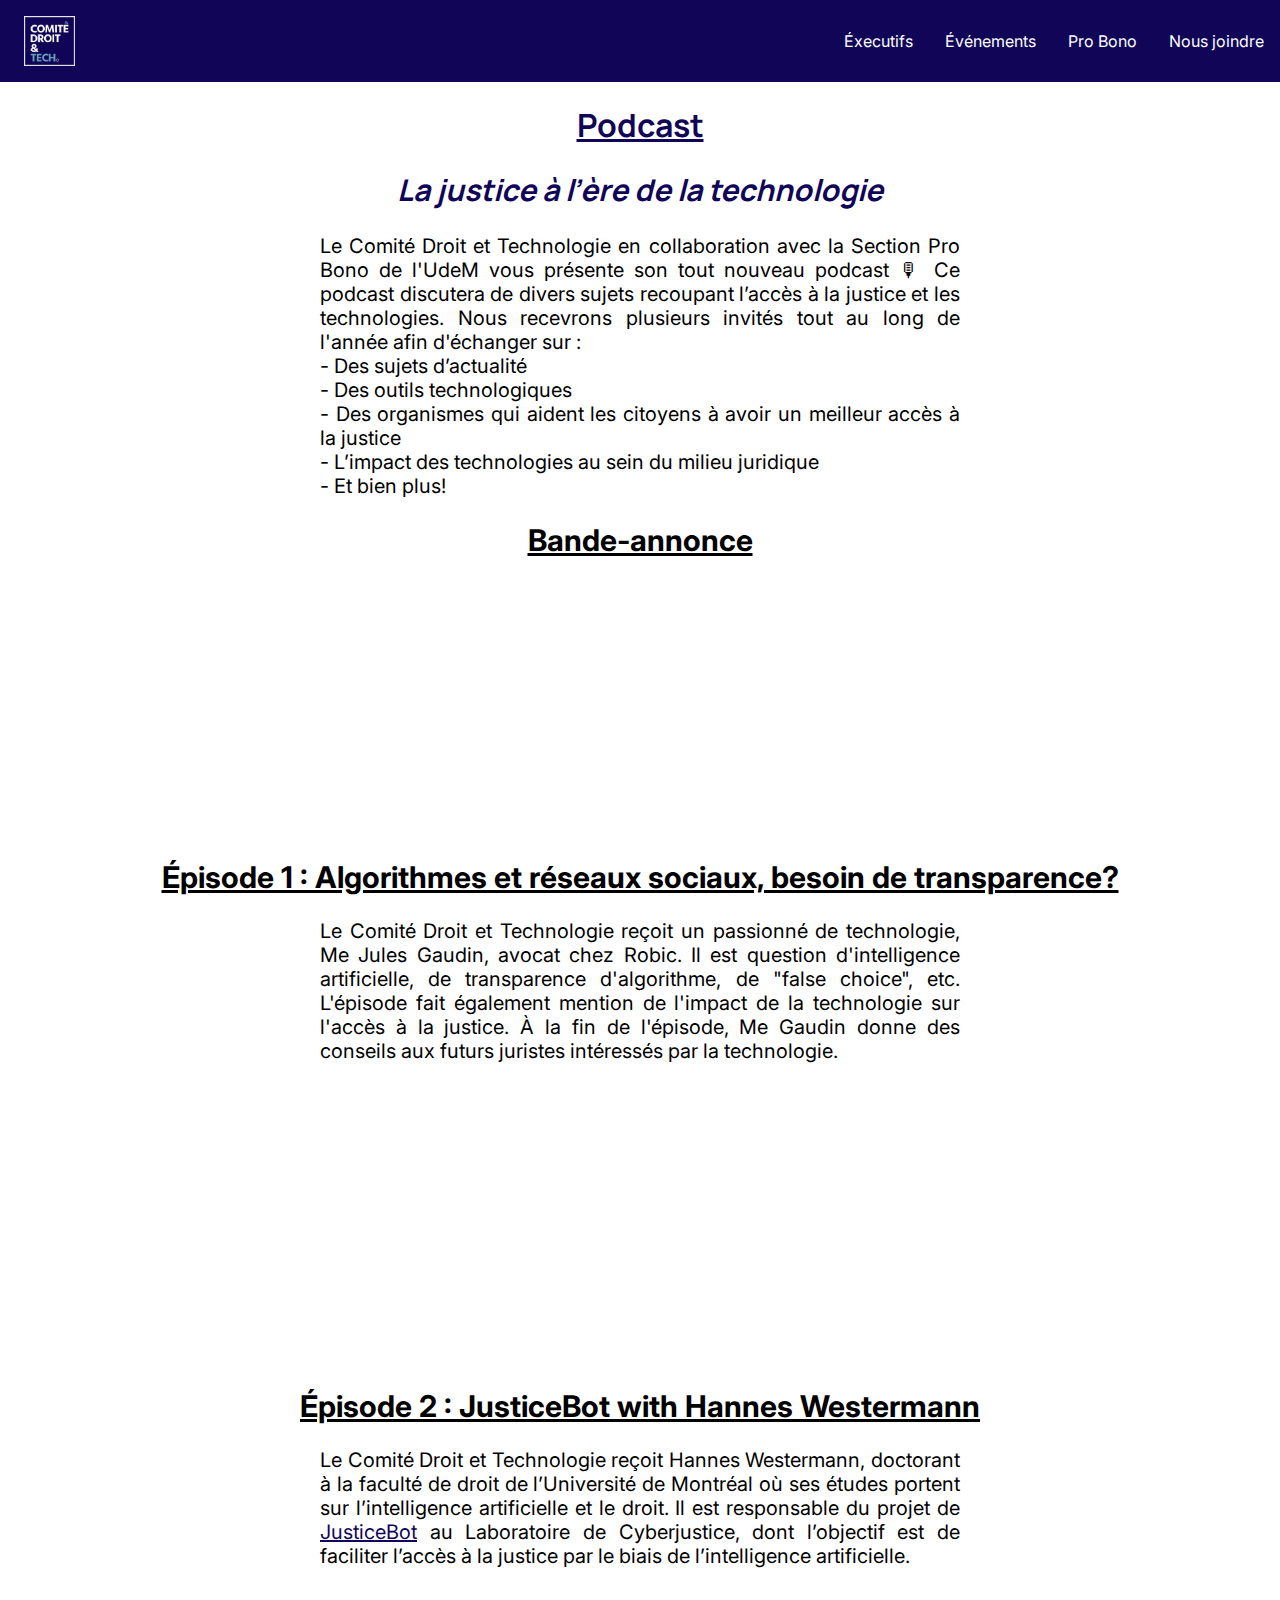
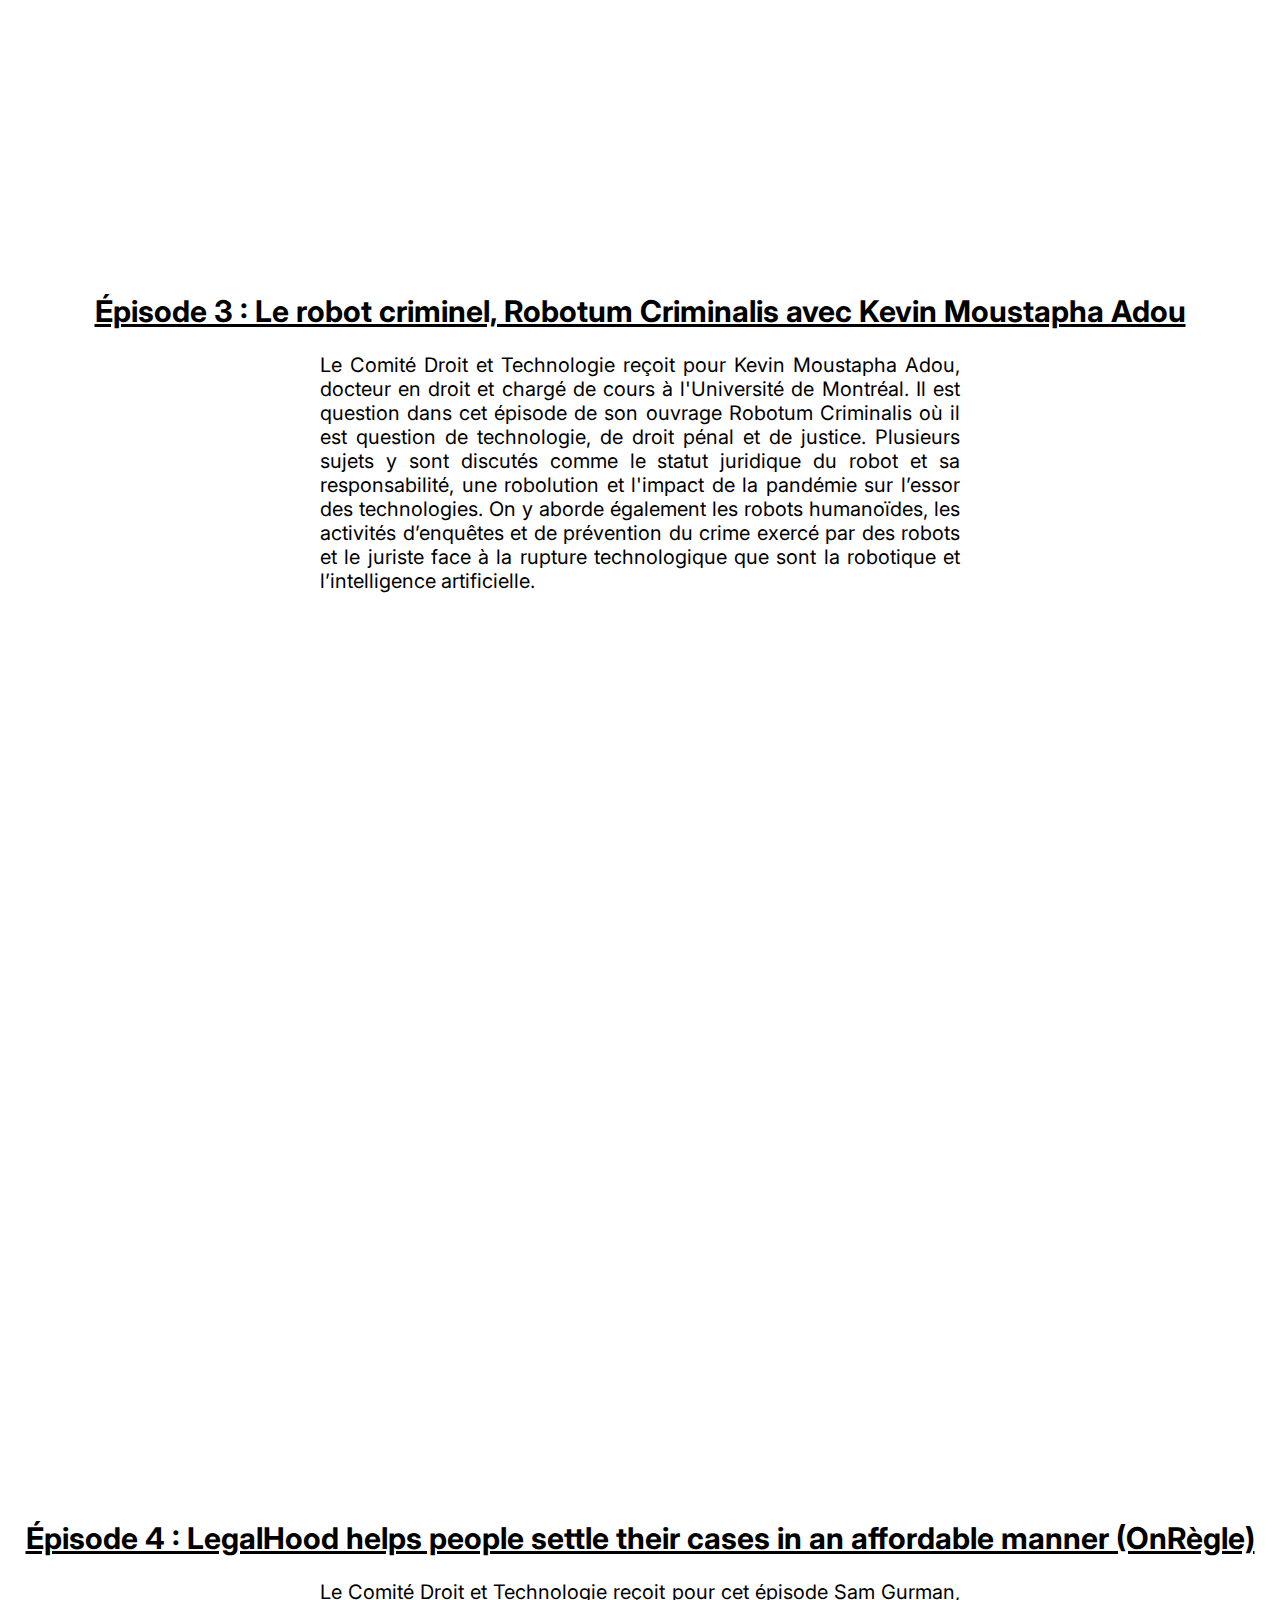
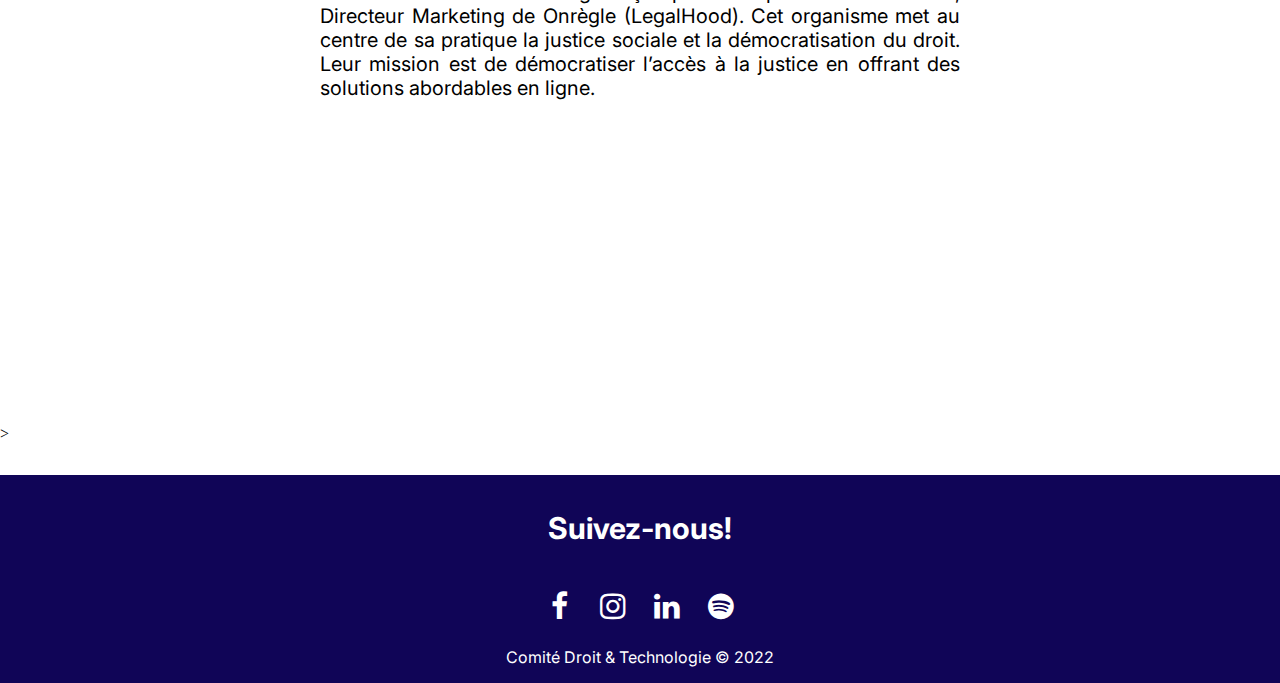
<file: src/podcast.html>
<!DOCTYPE html>
<html lang="en">
  <head>
    <link rel="preconnect" href="https://fonts.googleapis.com">
    <link rel="preconnect" href="https://fonts.gstatic.com" crossorigin>
    <link href="https://fonts.googleapis.com/css2?family=Manrope:wght@800&display=swap" rel="stylesheet">  
    <meta charset="UTF-8" />
    <meta http-equiv="X-UA-Compatible" content="IE=edge" />
    <meta name="viewport" content="width=device-width, initial-scale=1.0" />
    <title>Droit &amp; Tech : Podcasts </title>
    <link rel="shortcut icon" type="image/x-icon" href="./assets/favicon_io/favicon.ico" />
    <link rel="preconnect" href="https://fonts.googleapis.com">
    <link rel="preconnect" href="https://fonts.gstatic.com" crossorigin>
    <link href="https://fonts.googleapis.com/css2?family=Inter&display=swap" rel="stylesheet">
    <link rel="stylesheet" href="./assets/style.css"/>
</head>
  <body>
    <script src="script.js" defer></script>
    <nav class="navbar">
      <!-- navigation bar -->
      <div class="brandname">
        <a href="index.html"><img src="./assets/images/border.jpg" alt="logo"> </a>
      </div>
      <a href="#" class="toggle">
        <span class="bar"></span>
        <span class="bar"></span>
        <span class="bar"></span>
      </a>
      <div class="links">
        <ul>
          <li><a href="execs.html">Éxecutifs</a></li>
          <li><a href="events.html">Événements</a></li>
          <li><a href="podcast.html">Pro Bono</a></li>
          <li><a href="mailto:droit.tech.udem@gmail.com">Nous joindre</a></li>
        </div>
      </ul>
    </div>
    </nav>

    <!-- Episode list-->
    <div class="title">
      <h1 style="text-decoration: underline;">Podcast </h1>
      <h3> La justice à l’ère de la technologie </h3> </div>
      <div class="episodez">
        <p>
          Le Comité Droit et Technologie en collaboration avec la Section Pro Bono de l'UdeM vous présente son tout nouveau podcast 🎙
          Ce podcast discutera de divers sujets recoupant l’accès à la justice et les technologies. Nous recevrons plusieurs invités tout au long de l'année afin d'échanger sur : <br> 
          - Des sujets d’actualité <br>
          - Des outils technologiques <br>
          - Des organismes qui aident les citoyens à avoir un meilleur accès à la justice <br>
          - L’impact des technologies au sein du milieu juridique <br>
          - Et bien plus!</p> 
            
        <h2>Bande-annonce</h2></div>
        
        <div class="spotify"><iframe src="https://open.spotify.com/embed/episode/1rp8l9cZ2aQJKxBQZ18VQJ?utm_source=generator" width="100%" height="152" frameBorder="0" allowfullscreen="" allow="autoplay; clipboard-write; encrypted-media; fullscreen; picture-in-picture"></iframe></div>
          <div class="episodez">
            <h2>Épisode 1 : Algorithmes et réseaux sociaux, besoin de transparence?</h2>
            <p>
              Le Comité Droit et Technologie reçoit un passionné de technologie, Me Jules Gaudin, avocat chez Robic. Il est question d'intelligence artificielle, de transparence d'algorithme, de "false choice", etc. L'épisode fait également mention de l'impact de la technologie sur l'accès à la justice. À la fin de l'épisode, Me Gaudin donne des conseils aux futurs juristes intéressés par la technologie.
            </p> 
            <div class="spotify"><iframe src="https://open.spotify.com/embed/episode/5nKbBcrm02h6VBh3wjGRw5?utm_source=generator" width="100%" height="152" frameBorder="0" allowfullscreen="" allow="autoplay; clipboard-write; encrypted-media; fullscreen; picture-in-picture"></iframe></div>
            
            <h2>Épisode 2 : JusticeBot with Hannes Westermann</h2>
            <p>
              Le Comité Droit et Technologie reçoit Hannes Westermann, doctorant à la faculté de droit de l’Université de Montréal où ses études portent sur l’intelligence artificielle et le droit. Il est responsable du projet de <a class="bot" href="https://www.cyberjustice.ca/fr/projets/justicebot/">JusticeBot</a> au Laboratoire de Cyberjustice, dont l’objectif est de faciliter l’accès à la justice par le biais de l’intelligence artificielle.
            </p>
          <div class="spotify"><iframe style="border-radius:12px" src="https://open.spotify.com/embed/episode/5S344m3PH9lMHB7FRk1LBL?utm_source=generator" width="100%" height="152" frameBorder="0" allowfullscreen="" allow="autoplay; clipboard-write; encrypted-media; fullscreen; picture-in-picture"></iframe></div>
        
          <!-- Épisode 3 -->
          <h2> Épisode 3 : Le robot criminel, Robotum Criminalis avec Kevin Moustapha Adou </h2>
          <p>Le Comité Droit et Technologie reçoit pour Kevin Moustapha Adou, docteur en droit et chargé de cours à l'Université de Montréal. Il est question dans cet épisode de son ouvrage Robotum Criminalis où il est question de technologie, de droit pénal et de justice. Plusieurs sujets y sont discutés comme le statut juridique du robot et sa responsabilité, une robolution et l'impact de la pandémie sur l’essor des technologies. On y aborde également les robots humanoïdes, les activités d’enquêtes et de prévention du crime exercé par des robots et le juriste face à la rupture technologique que sont la robotique et l’intelligence artificielle.</p>
          <div class="spotify"> <iframe style="border-radius:12px" src="https://open.spotify.com/embed/episode/3BRKRHfNxgt7WuLNVLdwHT?utm_source=generator" width="100%" height="152" frameBorder="0" allowfullscreen="" allow="autoplay; clipboard-write; encrypted-media; fullscreen; picture-in-picture"></iframe> </div>
          <div class="spotify"> <iframe style="border-radius:12px" src="https://open.spotify.com/embed/episode/7sXBrCfHpWJcrALVRP96Pe?utm_source=generator" width="100%" height="152" frameBorder="0" allowfullscreen="" allow="autoplay; clipboard-write; encrypted-media; fullscreen; picture-in-picture"></iframe></div> 
          <div class="spotify"><iframe style="border-radius:12px" src="https://open.spotify.com/embed/episode/2oapc2hQg9h3tHTBu4AakJ?utm_source=generator" width="100%" height="152" frameBorder="0" allowfullscreen="" allow="autoplay; clipboard-write; encrypted-media; fullscreen; picture-in-picture"></iframe> </div>
        <!-- Épisode 4 -->
          <h2> Épisode 4 : LegalHood helps people settle their cases in an affordable manner (OnRègle) </h2>
          <p>Le Comité Droit et Technologie reçoit pour cet épisode Sam Gurman, Directeur Marketing de Onrègle (LegalHood). Cet organisme met au centre de sa pratique la justice sociale et la démocratisation du droit. Leur mission est de démocratiser l’accès à la justice en offrant des solutions abordables en ligne.</p>
          <div class="spotify"><iframe style="border-radius:12px" src="https://open.spotify.com/embed/episode/0FYklL3SySN6iJ1XMcbt1Z?utm_source=generator" width="100%" height="152" frameBorder="0" allowfullscreen="" allow="autoplay; clipboard-write; encrypted-media; fullscreen; picture-in-picture"></iframe> </div>
        </div>>
          
          <!-- Videos 
            <div class="videos">
      <div class="title">
        <h1 style="text-decoration: underline;">Vidéos</h1>
      <h3>Le saviez-vous?</h3></div>
        <h2>Épisode 1: JuridiQc</h2>
        <iframe width="560" height="315" src="https://www.youtube.com/embed/pkSEjaWM2x8" title="YouTube video player" frameborder="0" allow="accelerometer; encrypted-media; gyroscope;" allowfullscreen></iframe>       
         <h2>Épisode 2: PARLe</h2>
        <iframe src="https://www.facebook.com/plugins/video.php?height=314&href=https%3A%2F%2Fwww.facebook.com%2Fdroittechno%2Fvideos%2F578208906478310%2F&show_text=false&width=560&t=0" width="560" height="314" style="border:none;overflow:hidden" scrolling="no" frameborder="0" allowfullscreen="true" allow="autoplay; clipboard-write; encrypted-media; picture-in-picture; web-share" allowFullScreen="true" &modestbranding=1 rel=0></iframe>
        <h2>Épisode 3: Neolegal</h2>
        <iframe src="https://www.facebook.com/plugins/video.php?height=314&href=https%3A%2F%2Fwww.facebook.com%2Fdroittechno%2Fvideos%2F322225152748016%2F&show_text=false&width=560&t=0" width="560" height="314" style="border:none;overflow:hidden" scrolling="no" frameborder="0" allowfullscreen="true" allow="autoplay; clipboard-write; encrypted-media; picture-in-picture; web-share" allowFullScreen="true"></iframe>
        <h2>Épisode 4: Onrègle</h2>
        <iframe src="https://www.facebook.com/plugins/video.php?height=314&href=https%3A%2F%2Fwww.facebook.com%2Fdroittechno%2Fvideos%2F910951292799560%2F&show_text=false&width=560&t=0" width="560" height="314" style="border:none;overflow:hidden" scrolling="no" frameborder="0" allowfullscreen="true" allow="autoplay; clipboard-write; encrypted-media; picture-in-picture; web-share" allowFullScreen="true"></iframe>
      </div> -->
    </body>
  <footer> 
    <h2 class="follow">Suivez-nous!</h2>
    <link rel="stylesheet" href="https://cdnjs.cloudflare.com/ajax/libs/font-awesome/4.7.0/css/font-awesome.min.css">
    <a href="https://www.facebook.com/droittechno/" class="fa fa-facebook"></a>
    <a href="https://www.instagram.com/droit.techno.udem/" class="fa fa-instagram"></a>
    <a href="https://www.linkedin.com/company/comite-droit-technologie/" class="fa fa-linkedin"></a>
    <a href="https://open.spotify.com/show/157LDlisiQb7MdoLC1qW12?si=ad6e5fc165614a33" class="fa fa-spotify"></a>
    <p class="copy">Comité Droit &amp; Technologie &copy; 2022 </p> 
  </footer>
</html>
</file>
<file: nav.css>
* {
  box-sizing: border-box;
}
html {
  scroll-behavior: smooth;
}

body {
  margin: 0px;
  padding: 0px;
  overflow: auto;
  background-color: white;
}
.navbar {
  display: flex;
  justify-content: space-between;
  align-items: center;
  background-color: #100557;
  color: white;
}
.brandname {
  font-size: 1rem;
  margin: 1rem;
  margin-left: 1.5rem;
}

.links ul {
  margin: 0px;
  padding: 0px;
  display: flex;
}
.links li {
  list-style: none;
}
.links li a {
  color: white;
  text-decoration: none;
  padding: 1rem;
  display: block;
  font-family: "Inter", sans-serif;
}
.links li :hover {
  background-color: #689fbd;
  text-decoration: underline;
  /* color: #100557; */
}
.toggle {
  position: absolute;
  top: 2rem;
  right: 1.5rem;
  display: none;
  flex-direction: column;
  justify-content: space-between;
  width: 30px;
  height: 21px;
}
.toggle .bar {
  height: 3px;
  width: 100%;
  background-color: white;
  border-radius: 10px;
}

@media (max-width: 600px) {
  .toggle {
    /* display: flex block; */
    display: flex;
  }
  .links {
    display: none;
    width: 100%;
  }
  .navbar {
    flex-direction: column;
    align-items: flex-start;
  }
  .links ul {
    width: 100%;
    flex-direction: column;
  }
}
.links li {
  text-align: center;
}
.links li a {
  padding: 0.5rem 1rem;
}
.links.active {
  display: flex;
}
.navbar img {
  height: 50px;
  /* put value of image height as your need */
  float: left;
  margin-right: 7px;
  /* border-radius: 5px;
  border-color: white; */
}
.title {
  text-align: center;
}
</file>
<file: mission.css>
h2,
p {
  font-family: "Inter", sans-serif;
}
.about h2 {
  text-align: center;
  margin-bottom: 0rem;
  text-decoration: underline;
}
.about p {
  margin: 5rem;
  margin-top: 1.5rem;
  margin-bottom: 2rem;
  text-align: justify;
}
.podcast h2 {
  text-align: center;
  margin-bottom: 0px;
}
.podcast p {
  margin: 5rem;
  margin-top: 1.5rem;
  text-align: justify;
  margin-bottom: 0px;
}
.italic {
  padding: 0px;
  margin: 0px;
  margin-top: 0.5rem;
  font-style: italic;
}
.pmain {
  text-decoration: underline;
}
.spotify {
  margin: 3rem;
  margin-top: 0px;
  padding: 3rem;
}
.podcast a {
  color: #100557;
}
.podcast a:hover {
  color: #689fbd;
}
@media (max-width: 600px) {
  .about p {
    margin: 2rem;
  }
  .podcast p {
    margin: 2rem;
  }
  .spotify {
    margin: 1rem;
    padding: 1rem;
  }
}

/* make it so that text is inside a container when the screen size is bigger than a certain size */
@media (min-width: 800px) {
  .about p,
  .podcast p,
  .spotify {
    margin-left: 10rem;
    margin-right: 10rem;
    font-size: 18px;
  }
}

@media (min-width: 1200px) {
  .about p,
  .podcast p,
  .spotify {
    margin-left: 20rem;
    margin-right: 20rem;
    font-size: 20px;
  }
  h2 {
    font-size: 30px;
  }
}
</file>
<file: main3.css>
.title {
  font-family: "Manrope", sans-serif;
  color: #100557;
}
.pic {
  background-image: url("images/back.jpg"); 
  background-color: #cccccc; 
  height: 400px;
  background-position: center; 
  background-repeat: no-repeat; 
  background-size: cover;
}
.pic2 {
  background-image: url("images/group.jpeg"); 
  background-color: #cccccc;
  height: 900px;

  background-position: center;
  background-repeat: no-repeat;
  background-size: cover; 
}
.pic3 {
  margin: 1.5rem;
  max-width: 100%;
  height: auto;
}

/* new */
.center {
  display: block;
  margin: auto;
  margin-top: 1rem;
  width: 50%;
  max-width: 400px;
} 
@media (min-width: 800px) {
  .pic3 {
    max-width: 50%;
    }
 }
@media (max-width: 1000px) {
  .pic2 {
    height: 400px;
  }
}
/* .about {
  background-color: #689fbd;
} */
footer {
  background-color: #100557;
  color: white;
  align-items: center;
  text-align: center;
  margin-top: 2rem;
  position: absolute;
  width: 100%;
}

.fa {
  padding: 10px;
  font-size: 30px;
  width: 50px;
  text-align: center;
  text-decoration: none;
  color: white;
}

/* hover effect if you want */
.fa:hover {
  color: #689fbd;
}
.follow {
  padding: 10px;
}
</file>
<file: src/assets/style.css>
.title {
  font-family: "Manrope", sans-serif;
  color: #100557;
}
.pic {
  background-image: url("./images/back.jpg");
  background-color: #cccccc;
  height: 400px;
  background-position: center;
  background-repeat: no-repeat;
  background-size: cover;
}
.pic2 {
  background-image: url("./images/execs/group.jpeg");
  background-color: #cccccc;
  height: 900px;

  background-position: center;
  background-repeat: no-repeat;
  background-size: cover;
}
.pic3 {
  margin: 1.5rem;
  max-width: 100%;
  height: auto;
}

/* new */
.center {
  display: block;
  margin: auto;
  margin-top: 1rem;
  width: 50%;
  max-width: 400px;
}
@media (min-width: 800px) {
  .pic3 {
    max-width: 50%;
  }
}
@media (max-width: 1000px) {
  .pic2 {
    height: 400px;
  }
}
/* .about {
    background-color: #689fbd;
  } */
footer {
  background-color: #100557;
  color: white;
  align-items: center;
  text-align: center;
  margin-top: 2rem;
  position: absolute;
  width: 100%;
}

.lists {
  margin: 1rem;
  padding: 1rem;
  display: flex;
  align-items: center;
  flex-direction: column;
}
h2,
p {
  font-family: "Inter", sans-serif;
}
.about h2 {
  text-align: center;
  margin-bottom: 0rem;
  text-decoration: underline;
}
.about p {
  margin: 5rem;
  margin-top: 1.5rem;
  margin-bottom: 2rem;
  text-align: justify;
}
.podcast h2 {
  text-align: center;
  margin-bottom: 0px;
}
.podcast p {
  margin: 5rem;
  margin-top: 1.5rem;
  text-align: justify;
  margin-bottom: 0px;
}
.italic {
  padding: 0px;
  margin: 0px;
  margin-top: 0.5rem;
  font-style: italic;
}
.pmain {
  text-decoration: underline;
}
.spotify {
  margin: 3rem;
  margin-top: 0px;
  padding: 3rem;
}
.podcast a {
  color: #100557;
}
.podcast a:hover {
  color: #689fbd;
}
@media (max-width: 600px) {
  .about p {
    margin: 2rem;
  }
  .podcast p {
    margin: 2rem;
  }
  .spotify {
    margin: 1rem;
    padding: 1rem;
  }
}

/* make it so that text is inside a container when the screen size is bigger than a certain size */
@media (min-width: 800px) {
  .about p,
  .podcast p,
  .spotify {
    margin-left: 10rem;
    margin-right: 10rem;
    font-size: 18px;
  }
}

@media (min-width: 1200px) {
  .about p,
  .podcast p,
  .spotify {
    margin-left: 20rem;
    margin-right: 20rem;
    font-size: 20px;
  }
  h2 {
    font-size: 30px;
  }
}
* {
  box-sizing: border-box;
}
html {
  scroll-behavior: smooth;
}

body {
  margin: 0px;
  padding: 0px;
  overflow: auto;
  background-color: white;
}
.navbar {
  display: flex;
  justify-content: space-between;
  align-items: center;
  background-color: #100557;
  color: white;
}
.brandname {
  font-size: 1rem;
  margin: 1rem;
  margin-left: 1.5rem;
}

.links ul {
  margin: 0px;
  padding: 0px;
  display: flex;
}
.links li {
  list-style: none;
}
.links li a {
  color: white;
  text-decoration: none;
  padding: 1rem;
  display: block;
  font-family: "Inter", sans-serif;
}
.links li :hover {
  background-color: #689fbd;
  text-decoration: underline;
  /* color: #100557; */
}
.toggle {
  position: absolute;
  top: 2rem;
  right: 1.5rem;
  display: none;
  flex-direction: column;
  justify-content: space-between;
  width: 30px;
  height: 21px;
}
.toggle .bar {
  height: 3px;
  width: 100%;
  background-color: white;
  border-radius: 10px;
}

@media (max-width: 600px) {
  .toggle {
    /* display: flex block; */
    display: flex;
  }
  .links {
    display: none;
    width: 100%;
  }
  .navbar {
    flex-direction: column;
    align-items: flex-start;
  }
  .links ul {
    width: 100%;
    flex-direction: column;
  }
}
.links li {
  text-align: center;
}
.links li a {
  padding: 0.5rem 1rem;
}
.links.active {
  display: flex;
}
.navbar img {
  height: 50px;
  /* put value of image height as your need */
  float: left;
  margin-right: 7px;
  /* border-radius: 5px;
    border-color: white; */
}
.title {
  text-align: center;
}
.title h3 {
  margin: 0px;
  font-size: 30px;
  font-style: italic;
}
.episodez h2 {
  text-align: center;
  margin: 0;
  text-decoration: underline;
}
.episodez p {
  margin: 1.5rem;
  text-align: justify;
}

@media (max-width: 600px) {
  .episodez p {
    margin: 2rem;
  }
  /* .spotify {
      margin: 1rem;
      padding: 1rem;
    } */
}

@media (min-width: 800px) {
  .episodez p {
    margin-left: 10rem;
    margin-right: 10rem;
    font-size: 18px;
  }
}
@media (min-width: 1200px) {
  .episodez p {
    margin-left: 20rem;
    margin-right: 20rem;
    font-size: 20px;
  }
}
.videos h2 {
  text-align: center;
  text-decoration: underline;
}
.videos {
  display: grid;
  place-items: center;
}
@media (max-width: 600px) {
  .videos iframe {
    width: 373px;
    height: 210px;
  }
}
.bot {
  color: #100557;
}
.bot:hover {
  color: #689fbd;
}

footer .fa {
  padding: 10px;
  font-size: 30px;
  width: 50px;
  text-align: center;
  text-decoration: none;
  color: white;
}

/* hover effect if you want */
footer .fa:hover {
  color: #689fbd;
}
footer .follow {
  padding: 10px;
}
</file>
<file: podcast.css>
.title h3 {
  margin: 0px;
  font-size: 30px;
  font-style: italic;
}
.episodez h2 {
  text-align: center;
  margin: 0;
  text-decoration: underline;
}
.episodez p {
  margin: 1.5rem;
  text-align: justify;
}

@media (max-width: 600px) {
  .episodez p {
    margin: 2rem;
  }
  /* .spotify {
    margin: 1rem;
    padding: 1rem;
  } */
}

@media (min-width: 800px) {
  .episodez p {
    margin-left: 10rem;
    margin-right: 10rem;
    font-size: 18px;
  }
}
@media (min-width: 1200px) {
  .episodez p {
    margin-left: 20rem;
    margin-right: 20rem;
    font-size: 20px;
  }
}
.videos h2 {
  text-align: center;
  text-decoration: underline;
}
.videos {
  display: grid;
  place-items: center;
}
@media (max-width: 600px) {
  .videos iframe {
    width: 373px;
    height: 210px;
  }
}
.bot {
  color: #100557;
}
.bot:hover {
  color: #689fbd;
}
</file>
<file: events.css>
.lists {
  margin: 1rem;
  padding: 1rem;
  display: flex;
  align-items: center;
  flex-direction: column;
}
</file>
